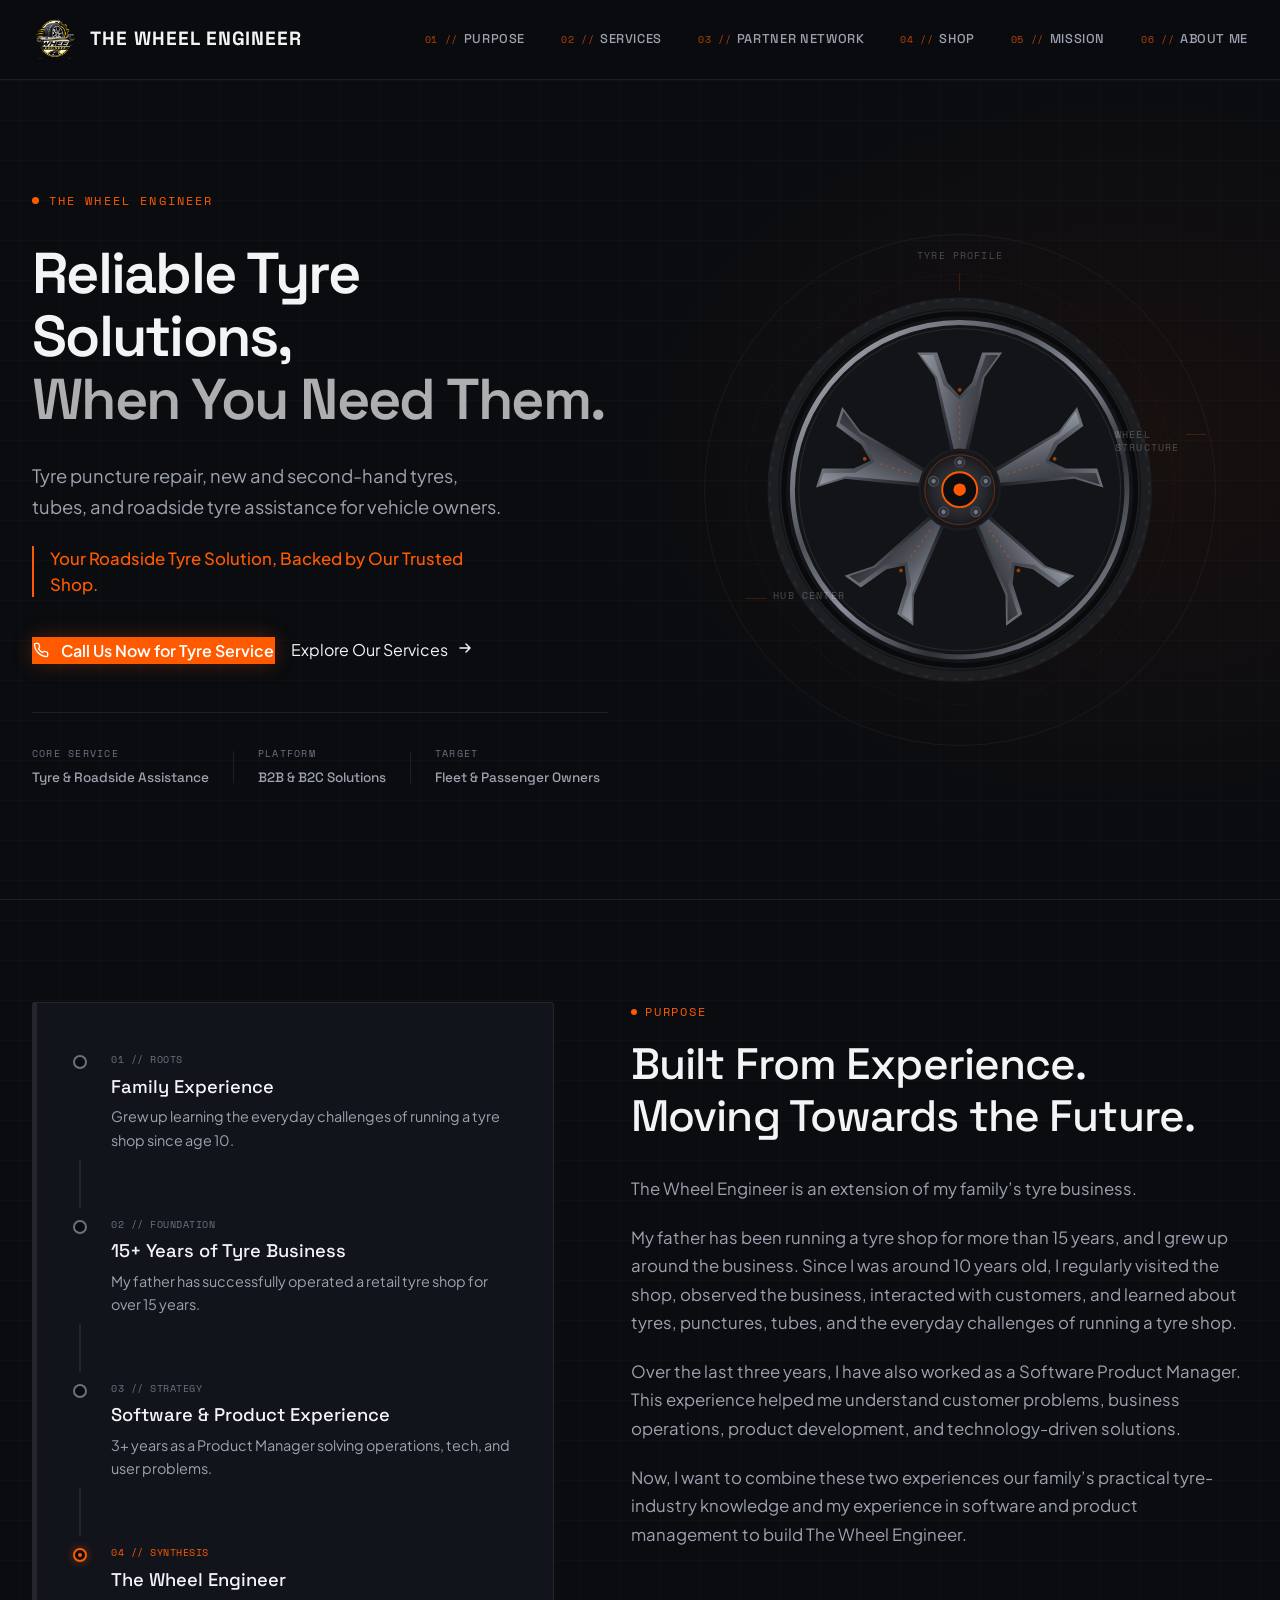
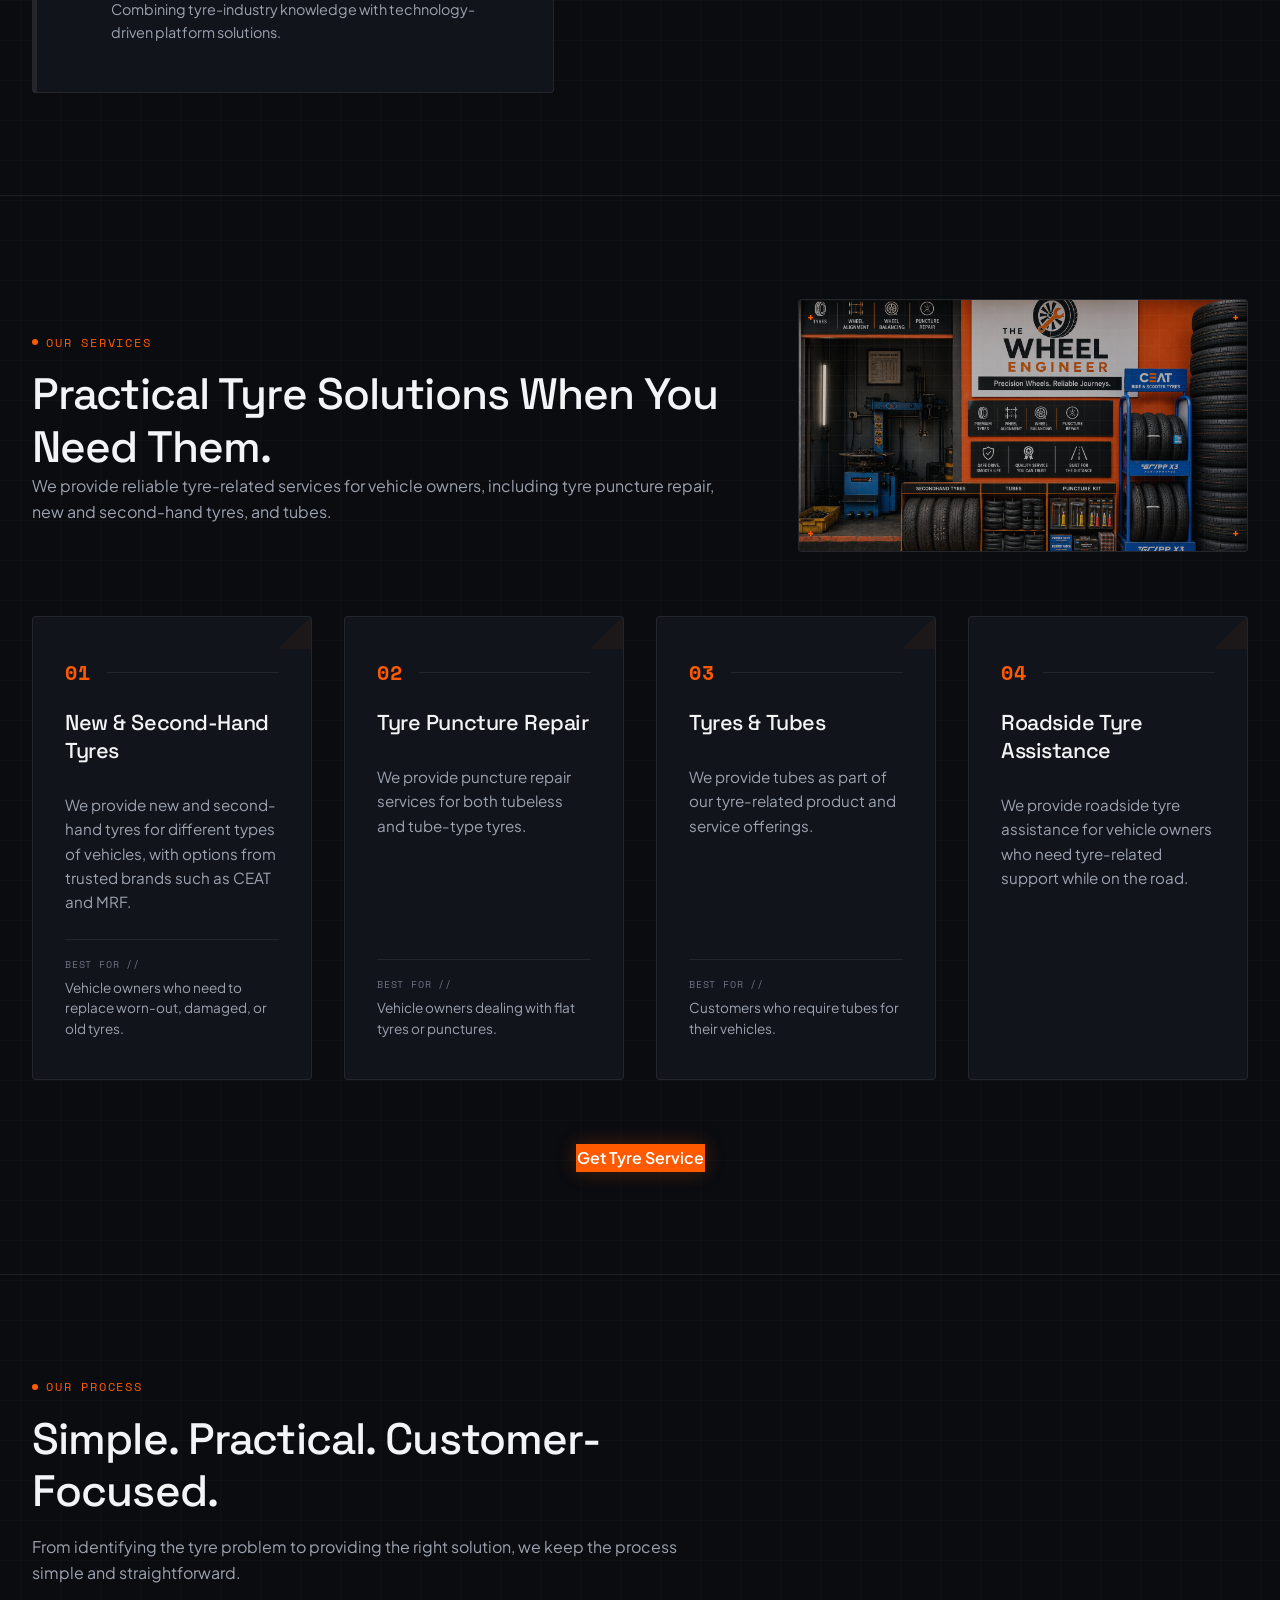
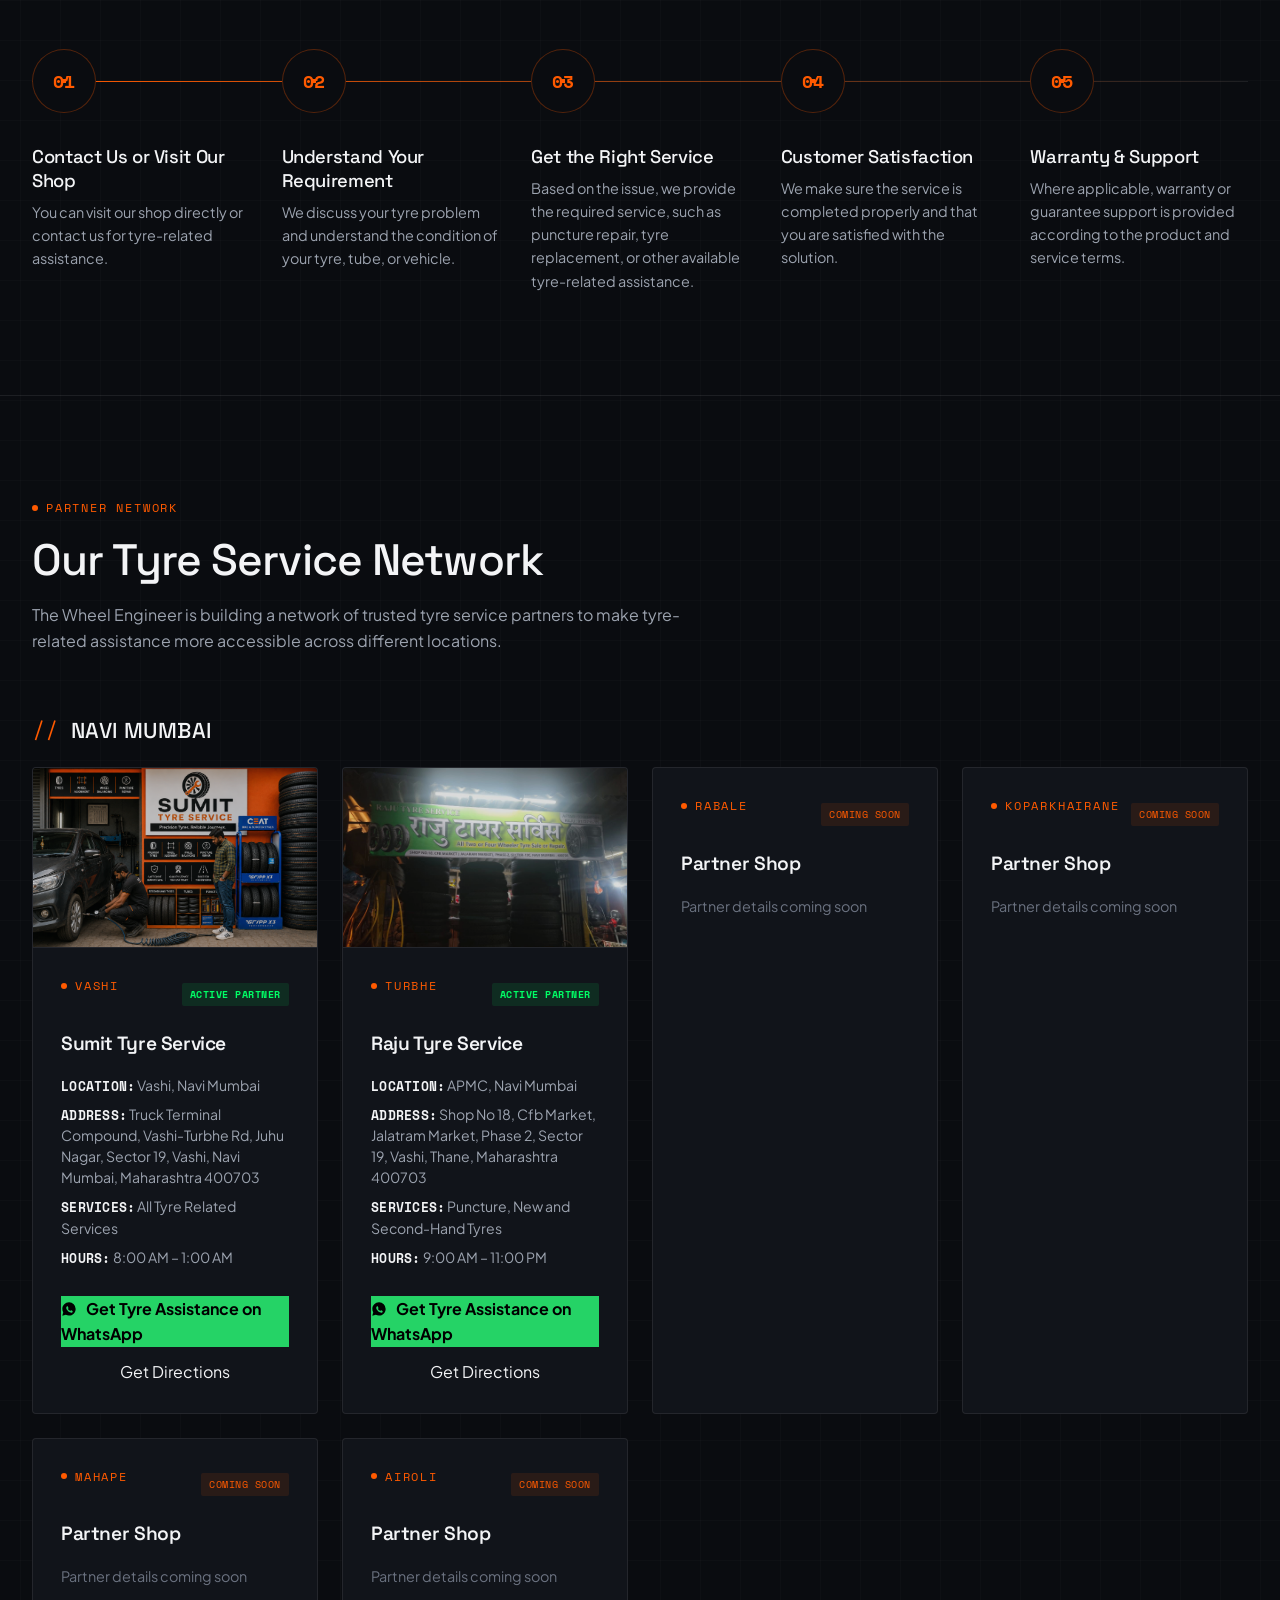
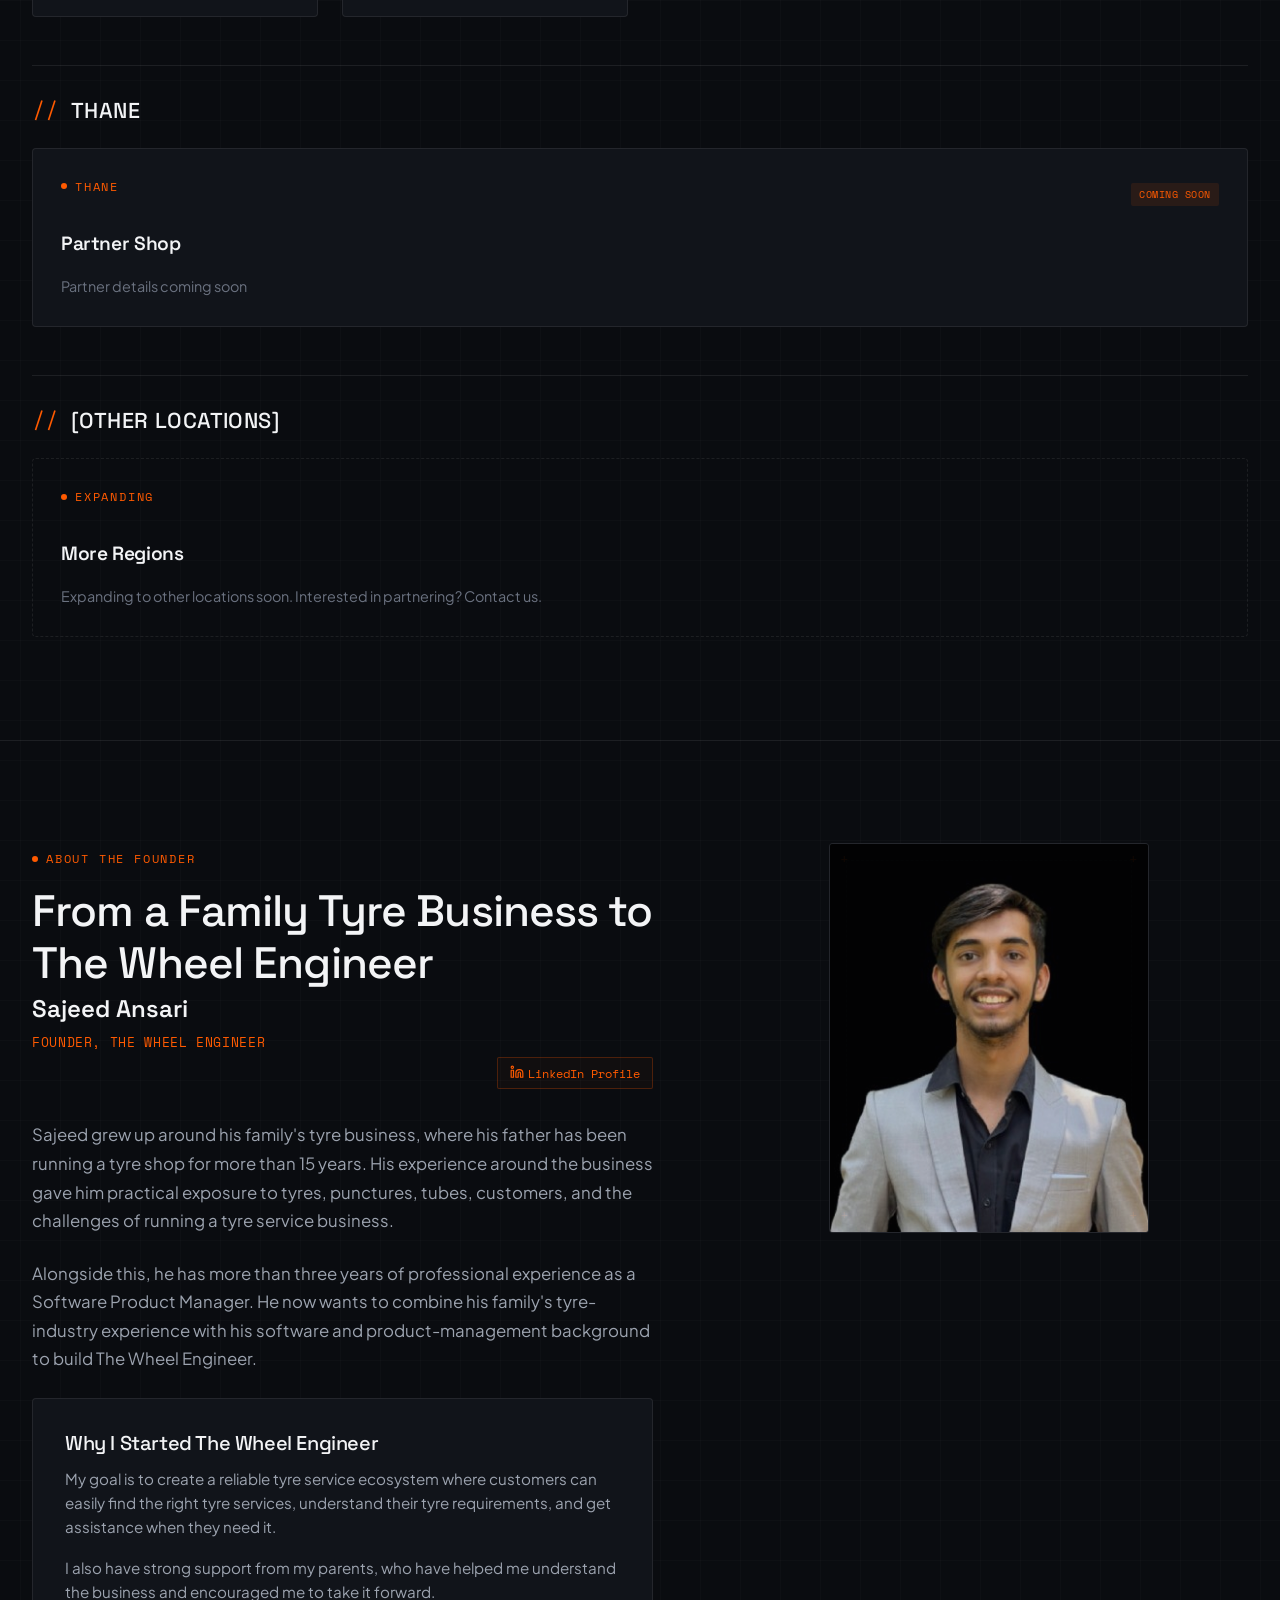
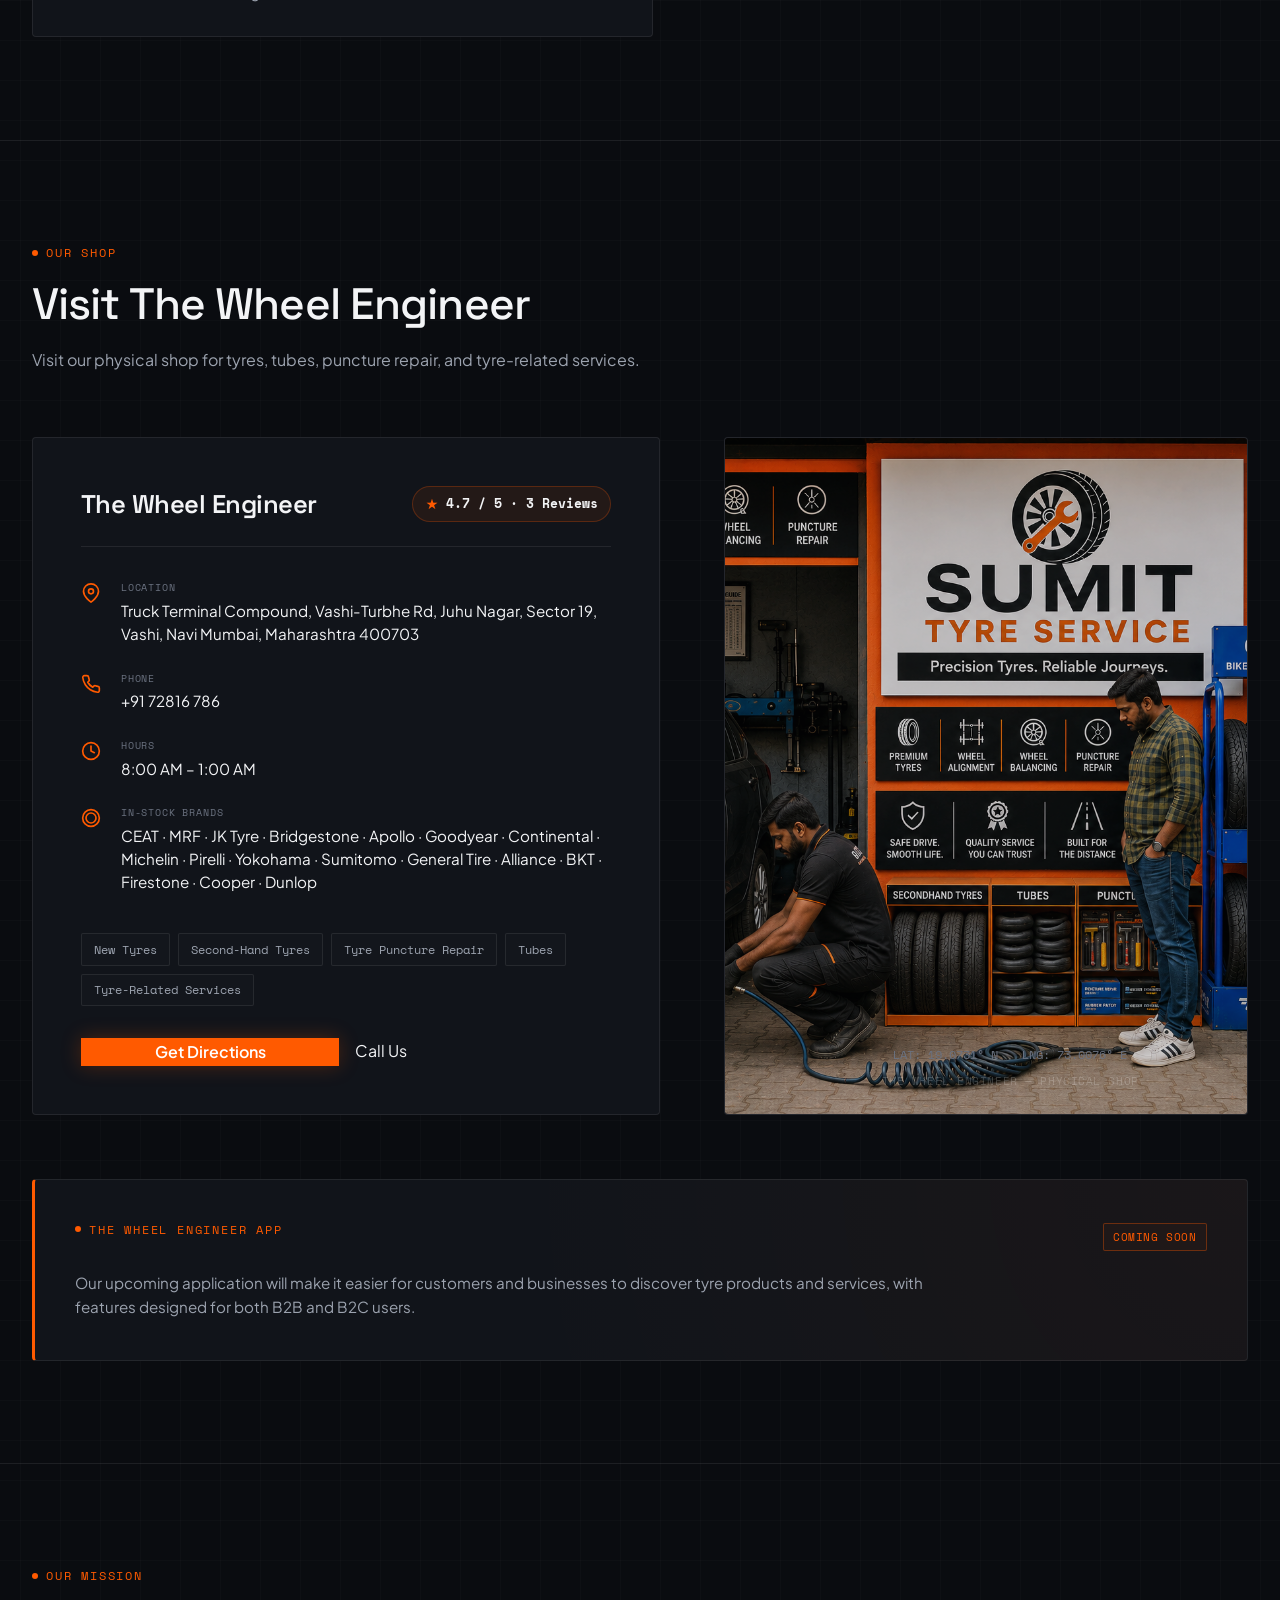
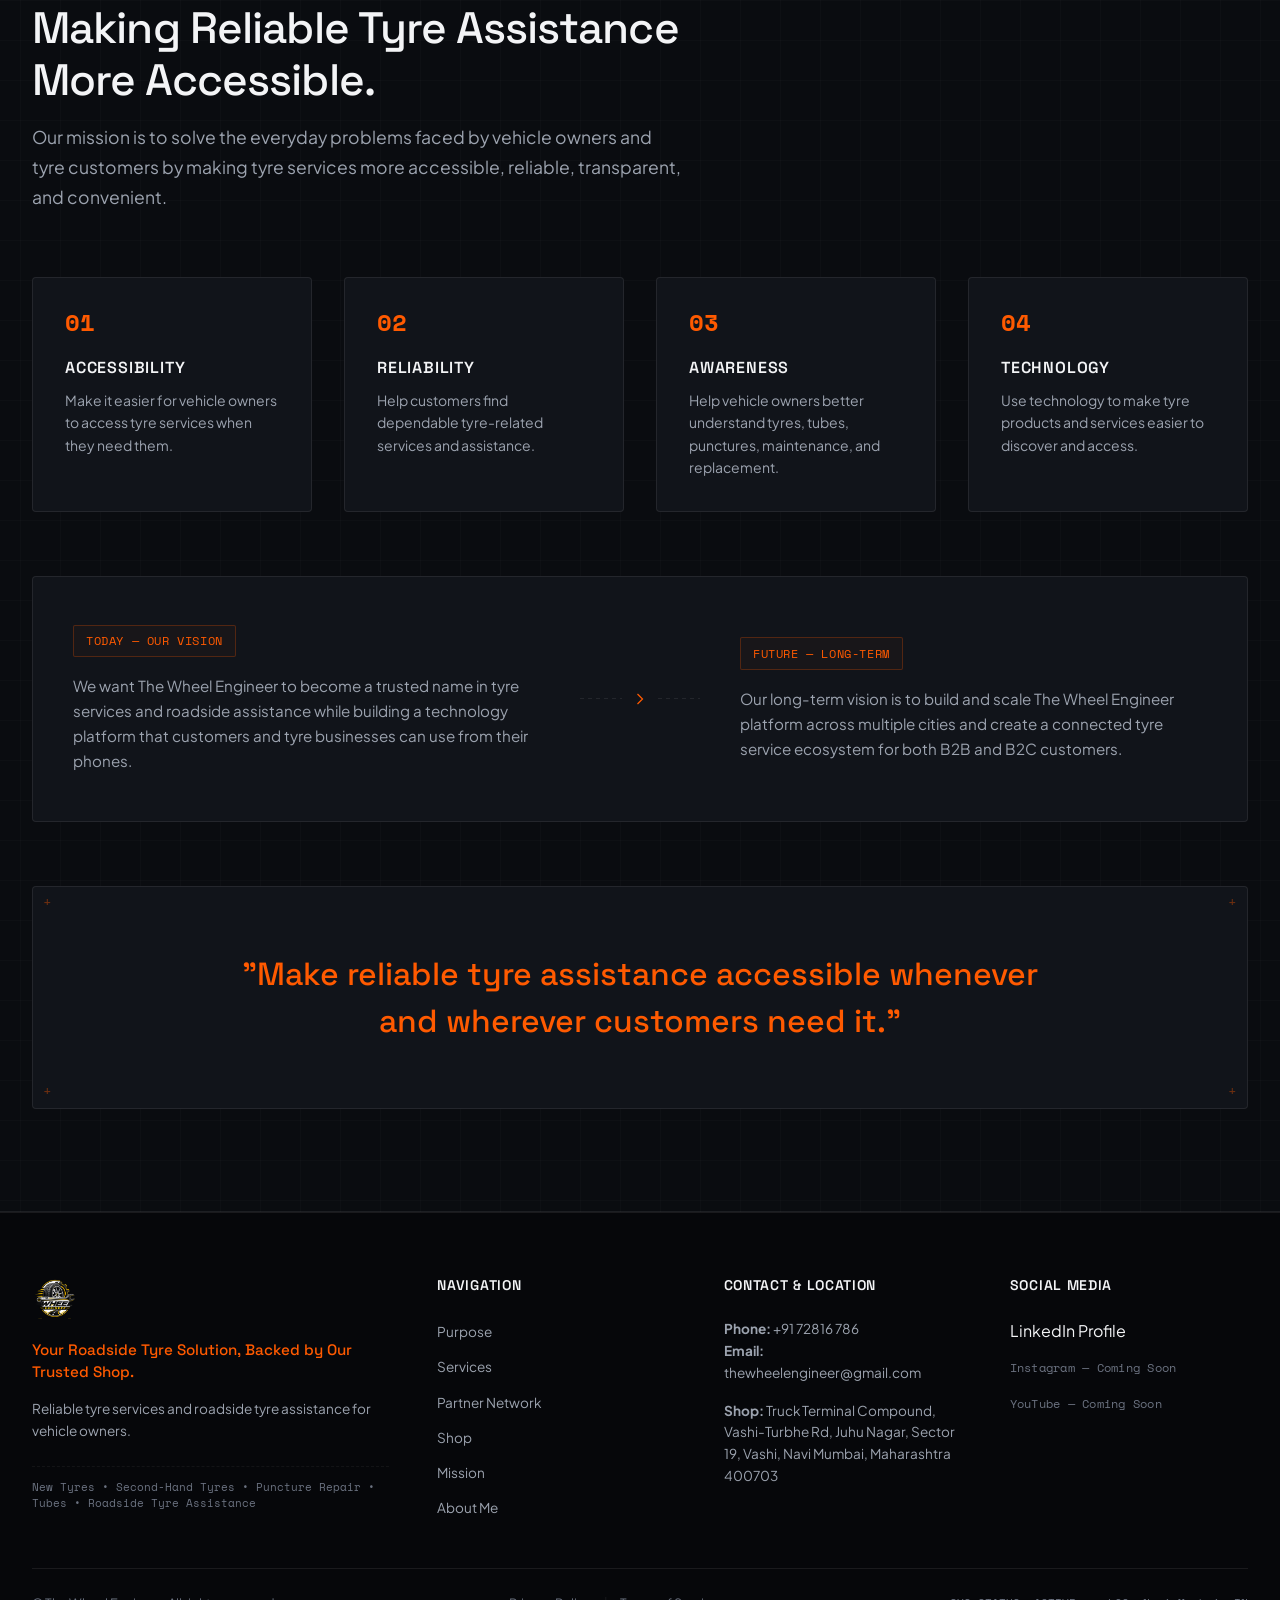
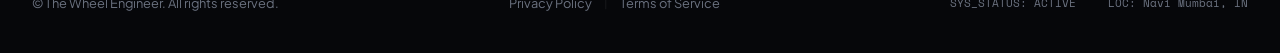
<file: index.html>
<!DOCTYPE html>
<html lang="en">
<head>
  <!-- Google tag (gtag.js) -->
  <script async src="https://www.googletagmanager.com/gtag/js?id=G-J9S36TTCZN"></script>
  <script>
    window.dataLayer = window.dataLayer || [];
    function gtag(){dataLayer.push(arguments);}
    gtag('js', new Date());

    gtag('config', 'G-J9S36TTCZN');
  </script>
  <meta charset="UTF-8">
  <meta name="viewport" content="width=device-width, initial-scale=1.0">
  <meta name="robots" content="index, follow">
  <meta name="theme-color" content="#0a0c10">
  
  <!-- Basic SEO -->
  <title>The Wheel Engineer | Tyre &amp; Wheel Solutions</title>
  <meta name="description" content="The Wheel Engineer provides reliable tyre, tube, puncture repair, tyre replacement and wheel-related solutions for your vehicle.">
  <link rel="canonical" href="https://thewheelengineer.in/">
  
  <!-- Favicon & Apple Touch Icon -->
  <link rel="icon" type="image/png" href="Asserts/logo.png">
  <link rel="apple-touch-icon" href="Asserts/logo.png">
  
  <!-- Open Graph / Facebook -->
  <meta property="og:type" content="website">
  <meta property="og:url" content="https://thewheelengineer.in/">
  <meta property="og:title" content="The Wheel Engineer — Tyre &amp; Wheel Solutions">
  <meta property="og:description" content="Reliable tyre solutions, puncture repair, tyre replacement and wheel services.">
  <!-- TODO: Add a dedicated 1200x630 Open Graph image here later. Fallback to logo. -->
  <meta property="og:image" content="https://thewheelengineer.in/Asserts/logo.png">

  <!-- Twitter -->
  <meta name="twitter:card" content="summary">
  <meta name="twitter:url" content="https://thewheelengineer.in/">
  <meta name="twitter:title" content="The Wheel Engineer — Tyre &amp; Wheel Solutions">
  <meta name="twitter:description" content="Reliable tyre solutions, puncture repair, tyre replacement and wheel services.">
  <meta name="twitter:image" content="https://thewheelengineer.in/Asserts/logo.png">

  <!-- LocalBusiness Structured Data -->
  <script type="application/ld+json">
  {
    "@context": "https://schema.org",
    "@type": "LocalBusiness",
    "name": "The Wheel Engineer",
    "image": "https://thewheelengineer.in/Asserts/logo.png",
    "@id": "https://thewheelengineer.in/#localbusiness",
    "url": "https://thewheelengineer.in/",
    "telephone": "+91 72816 786",
    "email": "thewheelengineer@gmail.com",
    "address": {
      "@type": "PostalAddress",
      "streetAddress": "Truck Terminal Compound, Vashi-Turbhe Rd, Juhu Nagar, Sector 19, Vashi",
      "addressLocality": "Navi Mumbai",
      "addressRegion": "Maharashtra",
      "postalCode": "400703",
      "addressCountry": "IN"
    },
    "geo": {
      "@type": "GeoCoordinates",
      "latitude": 19.0731,
      "longitude": 73.0076
    },
    "openingHoursSpecification": [
      {
        "@type": "OpeningHoursSpecification",
        "dayOfWeek": [
          "Monday",
          "Tuesday",
          "Wednesday",
          "Thursday",
          "Friday",
          "Saturday",
          "Sunday"
        ],
        "opens": "08:00",
        "closes": "01:00"
      }
    ],
    "sameAs": [
      "https://www.linkedin.com/in/sajeed-ansari"
    ]
  }
  </script>

  <link rel="stylesheet" href="style.css">
</head>
<body>

  <!-- ========================================== -->
  <!-- NAVIGATION / HEADER                        -->
  <!-- ========================================== -->
  <header class="site-header">
    <div class="container">
      <a href="#" class="logo">
        <img src="Asserts/logo.png" alt="The Wheel Engineer Logo" class="logo-image">
        <span class="logo-text">THE WHEEL ENGINEER</span>
      </a>

      <!-- Responsive Mobile Toggle -->
      <input type="checkbox" id="nav-toggle" class="nav-toggle-checkbox">
      <label for="nav-toggle" class="nav-toggle-label">
        <span></span>
      </label>
      <div class="nav-backdrop"></div>

      <nav class="nav-container">
        <ul class="nav-menu">
          <li><a href="#purpose" class="nav-link">Purpose</a></li>
          <li><a href="#services" class="nav-link">Services</a></li>
          <li><a href="#partner-network" class="nav-link">Partner Network</a></li>
          <li><a href="#shop" class="nav-link">Shop</a></li>
          <li><a href="#mission" class="nav-link">Mission</a></li>
          <li><a href="#about-me" class="nav-link">About Me</a></li>
        </ul>
      </nav>
    </div>
  </header>

  <main>
    <!-- ========================================== -->
    <section id="hero" class="hero-section">

      <!-- Subtle full-bleed gradient glow -->
      <div class="hero-glow" aria-hidden="true"></div>

      <div class="container hero-container">

        <!-- LEFT: Copy -->
        <div class="hero-content">
          <div class="hero-kicker">
            <span class="hero-kicker-dot"></span>
            <span class="hero-kicker-text">THE WHEEL ENGINEER</span>
          </div>

          <h1 class="hero-title">
            Reliable Tyre Solutions,<br>
            <span class="hero-title-accent">When You Need Them.</span>
          </h1>

          <p class="hero-desc">
            Tyre puncture repair, new and second-hand tyres, tubes, and roadside tyre assistance for vehicle owners.
          </p>

          <div class="hero-tagline">
            Your Roadside Tyre Solution, Backed by Our Trusted Shop.
          </div>

          <div class="hero-actions">
            <a href="tel:+9172816786" class="btn btn-hero-cta">
              <svg width="16" height="16" viewBox="0 0 24 24" fill="none" stroke="currentColor" stroke-width="2" stroke-linecap="round" stroke-linejoin="round" class="btn-phone-icon">
                <path d="M22 16.92v3a2 2 0 0 1-2.18 2 19.79 19.79 0 0 1-8.63-3.07 19.5 19.5 0 0 1-6-6 19.79 19.79 0 0 1-3.07-8.67A2 2 0 0 1 4.11 2h3a2 2 0 0 1 2 1.72 12.84 12.84 0 0 0 .7 2.81 2 2 0 0 1-.45 2.11L8.09 9.91a16 16 0 0 0 6 6l1.27-1.27a2 2 0 0 1 2.11-.45 12.84 12.84 0 0 0 2.81.7A2 2 0 0 1 22 16.92z"/>
              </svg>
              Call Us Now for Tyre Service
            </a>
            <a href="#services" class="btn btn-secondary">
              Explore Our Services
              <svg class="btn-arrow" width="16" height="16" viewBox="0 0 16 16" fill="none" aria-hidden="true">
                <path d="M3 8h10M9 4l4 4-4 4" stroke="currentColor" stroke-width="1.5" stroke-linecap="round" stroke-linejoin="round"/>
              </svg>
            </a>
          </div>

          <!-- Horizontal spec strip -->
          <div class="hero-spec-strip" aria-label="Technical specifications">
            <div class="hero-spec-item">
              <span class="hero-spec-label">Core Service</span>
              <span class="hero-spec-value">Tyre &amp; Roadside Assistance</span>
            </div>
            <div class="hero-spec-divider" aria-hidden="true"></div>
            <div class="hero-spec-item">
              <span class="hero-spec-label">Platform</span>
              <span class="hero-spec-value">B2B &amp; B2C Solutions</span>
            </div>
            <div class="hero-spec-divider" aria-hidden="true"></div>
            <div class="hero-spec-item">
              <span class="hero-spec-label">Target</span>
              <span class="hero-spec-value">Fleet &amp; Passenger Owners</span>
            </div>
          </div>
        </div>

        <!-- RIGHT: Wheel/Tyre Engineering Visual -->
        <div class="hero-visual" aria-hidden="true">
          <div class="hero-visual-wrap">

            <!-- Outermost blueprint ring -->
            <div class="hw-ring hw-ring-outer"></div>
            <!-- Middle dashed ring -->
            <div class="hw-ring hw-ring-mid"></div>
            <!-- Inner hub ring -->
            <div class="hw-ring hw-ring-inner"></div>

            <!-- SVG Wheel/Tyre Diagram -->
            <svg class="hw-svg" viewBox="0 0 320 320" fill="none" xmlns="http://www.w3.org/2000/svg">
              <defs>
                <!-- Brake Disc Shading -->
                <radialGradient id="disc-grad" cx="50%" cy="50%" r="50%">
                  <stop offset="0%" stop-color="#2a2c32" />
                  <stop offset="85%" stop-color="#1b1c20" />
                  <stop offset="100%" stop-color="#0e0f11" />
                </radialGradient>
                
                <!-- Rim Lip Shading -->
                <linearGradient id="rim-lip-grad" x1="0%" y1="0%" x2="100%" y2="100%">
                  <stop offset="0%" stop-color="#c1c5cd" />
                  <stop offset="35%" stop-color="#4e5159" />
                  <stop offset="50%" stop-color="#8a8f9b" />
                  <stop offset="70%" stop-color="#2e3036" />
                  <stop offset="100%" stop-color="#a4a9b4" />
                </linearGradient>
                
                <!-- Spoke Metallic Base -->
                <linearGradient id="spoke-metallic" x1="0%" y1="0%" x2="0%" y2="100%">
                  <stop offset="0%" stop-color="#6b6f78" />
                  <stop offset="50%" stop-color="#3b3d44" />
                  <stop offset="100%" stop-color="#1d1e22" />
                </linearGradient>
                
                <!-- Spoke Bevel/Highlight -->
                <linearGradient id="spoke-highlight" x1="0%" y1="0%" x2="100%" y2="0%">
                  <stop offset="0%" stop-color="#9ea3af" />
                  <stop offset="50%" stop-color="#555861" />
                  <stop offset="100%" stop-color="#212226" />
                </linearGradient>
                
                <!-- Center Hub Shading -->
                <radialGradient id="center-hub-grad" cx="50%" cy="50%" r="50%">
                  <stop offset="0%" stop-color="#41444d" />
                  <stop offset="70%" stop-color="#23252a" />
                  <stop offset="100%" stop-color="#111215" />
                </radialGradient>

                <!-- Detailed Split 5-Spoke Alloy Definition -->
                <g id="spoke-alloy">
                  <!-- Main Spoke Body -->
                  <path d="M 154 135 L 140 70 L 126 50 L 142 50 L 150 74 L 160 85 L 170 74 L 178 50 L 194 50 L 180 70 L 166 135 Z" fill="url(#spoke-metallic)" />
                  <!-- Bevel Highlights -->
                  <path d="M 157 135 L 142 70 L 129 52 L 139 52 L 147 76 L 160 88 L 173 76 L 181 52 L 191 52 L 178 70 L 163 135 Z" fill="url(#spoke-highlight)" opacity="0.8" />
                  <!-- Spoke Inner Detail Pocket -->
                  <path d="M 160 120 L 160 90" stroke="rgba(255, 90, 0, 0.45)" stroke-width="1" stroke-dasharray="2 3" />
                  <circle cx="160" cy="80" r="1.5" fill="rgba(255, 90, 0, 0.6)" />
                </g>

                <!-- Lug Bolt Definition -->
                <g id="lug-bolt-alloy">
                  <circle cx="160" cy="138" r="4" fill="#2d3036" stroke="#4d515a" stroke-width="0.75" />
                  <circle cx="160" cy="138" r="1.75" fill="#717682" />
                </g>
              </defs>

              <!-- STATIC LAYER: Brake Disc & Orange Caliper -->
              <g class="static-brake-layer">
                <!-- Brake Disc -->
                <circle cx="160" cy="160" r="104" fill="url(#disc-grad)" stroke="rgba(255, 255, 255, 0.05)" stroke-width="1.5" />
                <!-- Disc ventilation slots (Technical CAD Detail) -->
                <circle cx="160" cy="160" r="88" stroke="rgba(255,255,255,0.03)" stroke-dasharray="3 8" stroke-width="2" fill="none" />
                <circle cx="160" cy="160" r="70" stroke="rgba(255,255,255,0.03)" stroke-dasharray="2 6" stroke-width="2" fill="none" />
                <!-- Caliper Orange Brake Caliper -->
                <path d="M 72 130 A 108 108 0 0 1 130 72 L 140 85 A 92 92 0 0 0 90 140 Z" fill="rgba(255, 90, 0, 0.85)" stroke="rgba(255, 90, 0, 0.4)" stroke-width="1.2" />
              </g>

              <!-- ROTATING LAYER: Tyre, Rim, Spokes & Hub -->
              <g class="spinning-element">
                <!-- Outermost Tyre Wall -->
                <circle cx="160" cy="160" r="148" fill="#131417" stroke="#1d1e22" stroke-width="12" />
                <!-- Tyre Inner shadow shadow -->
                <circle cx="160" cy="160" r="141" fill="none" stroke="#0a0a0c" stroke-width="4" />
                <!-- Tyre Tread Grooves (concentric dash rings) -->
                <circle cx="160" cy="160" r="152" fill="none" stroke="#25272d" stroke-width="2" stroke-dasharray="4 8" />
                <circle cx="160" cy="160" r="145" fill="none" stroke="#0a0a0c" stroke-width="0.5" />

                <!-- Rim Outer Lip -->
                <circle cx="160" cy="160" r="134" fill="none" stroke="url(#rim-lip-grad)" stroke-width="4" />
                <circle cx="160" cy="160" r="129" fill="none" stroke="rgba(255, 255, 255, 0.1)" stroke-width="0.75" />

                <!-- 5 Split-Spokes rotated around center -->
                <use href="#spoke-alloy" transform="rotate(0 160 160)" />
                <use href="#spoke-alloy" transform="rotate(72 160 160)" />
                <use href="#spoke-alloy" transform="rotate(144 160 160)" />
                <use href="#spoke-alloy" transform="rotate(216 160 160)" />
                <use href="#spoke-alloy" transform="rotate(288 160 160)" />

                <!-- Centre Mounting Hub -->
                <circle cx="160" cy="160" r="32" fill="url(#center-hub-grad)" stroke="#1a1c20" stroke-width="2" />
                <circle cx="160" cy="160" r="28" fill="none" stroke="rgba(255, 90, 0, 0.35)" stroke-width="0.75" />

                <!-- 5 Lug Bolts -->
                <use href="#lug-bolt-alloy" transform="rotate(0 160 160)" />
                <use href="#lug-bolt-alloy" transform="rotate(72 160 160)" />
                <use href="#lug-bolt-alloy" transform="rotate(144 160 160)" />
                <use href="#lug-bolt-alloy" transform="rotate(216 160 160)" />
                <use href="#lug-bolt-alloy" transform="rotate(288 160 160)" />

                <!-- Hub Brand Center Cap -->
                <circle cx="160" cy="160" r="14" fill="#0c0d10" stroke="var(--accent)" stroke-width="1.5" />
                <circle cx="160" cy="160" r="5" fill="var(--accent)" />
              </g>
            </svg>

            <!-- Annotation callouts -->
            <div class="hw-callout hw-callout-top">
              <span class="hw-callout-line"></span>
              <span class="hw-callout-text">TYRE PROFILE</span>
            </div>
            <div class="hw-callout hw-callout-right">
              <span class="hw-callout-text">WHEEL<br>STRUCTURE</span>
              <span class="hw-callout-line hw-callout-line-left"></span>
            </div>
            <div class="hw-callout hw-callout-hub">
              <span class="hw-callout-line hw-callout-line-hub"></span>
              <span class="hw-callout-text">HUB CENTER</span>
            </div>

          </div><!-- /.hero-visual-wrap -->
        </div><!-- /.hero-visual -->

      </div><!-- /.hero-container -->
    </section>


    <!-- ========================================== -->
    <!-- 2. PURPOSE SECTION                         -->
    <!-- ========================================== -->
    <section id="purpose" class="section-padding">
      <div class="container">
        <div class="purpose-grid">
          
          <!-- LEFT: Journey Timeline -->
          <div class="purpose-journey">
            
            <div class="journey-node">
              <div class="journey-dot"></div>
              <div class="journey-content">
                <span class="journey-step">01 // ROOTS</span>
                <span class="journey-label">Family Experience</span>
                <span class="journey-detail">Grew up learning the everyday challenges of running a tyre shop since age 10.</span>
              </div>
            </div>
            
            <div class="journey-connector"></div>
            
            <div class="journey-node">
              <div class="journey-dot"></div>
              <div class="journey-content">
                <span class="journey-step">02 // FOUNDATION</span>
                <span class="journey-label">15+ Years of Tyre Business</span>
                <span class="journey-detail">My father has successfully operated a retail tyre shop for over 15 years.</span>
              </div>
            </div>
            
            <div class="journey-connector"></div>
            
            <div class="journey-node">
              <div class="journey-dot"></div>
              <div class="journey-content">
                <span class="journey-step">03 // STRATEGY</span>
                <span class="journey-label">Software &amp; Product Experience</span>
                <span class="journey-detail">3+ years as a Product Manager solving operations, tech, and user problems.</span>
              </div>
            </div>
            
            <div class="journey-connector"></div>
            
            <div class="journey-node journey-node-active">
              <div class="journey-dot"></div>
              <div class="journey-content">
                <span class="journey-step">04 // SYNTHESIS</span>
                <span class="journey-label">The Wheel Engineer</span>
                <span class="journey-detail">Combining tyre-industry knowledge with technology-driven platform solutions.</span>
              </div>
            </div>
          </div>

          <!-- RIGHT: Narrative Copy -->
          <div class="purpose-info">
            <div class="tech-label">Purpose</div>
            <h2>Built From Experience. Moving Towards the Future.</h2>
            
            <p class="purpose-narrative">
              The Wheel Engineer is an extension of my family’s tyre business.
            </p>
            <p class="purpose-narrative">
              My father has been running a tyre shop for more than 15 years, and I grew up around the business. Since I was around 10 years old, I regularly visited the shop, observed the business, interacted with customers, and learned about tyres, punctures, tubes, and the everyday challenges of running a tyre shop.
            </p>
            <p class="purpose-narrative">
              Over the last three years, I have also worked as a Software Product Manager. This experience helped me understand customer problems, business operations, product development, and technology-driven solutions.
            </p>
            <p class="purpose-narrative">
              Now, I want to combine these two experiences our family’s practical tyre-industry knowledge and my experience in software and product management to build The Wheel Engineer.
            </p>

           
          </div>

        </div>
      </div>
    </section>

    <!-- ========================================== -->
    <!-- 3. SERVICES SECTION                        -->
    <!-- ========================================== -->
    <section id="services" class="section-padding">
      <div class="container">
        
        <div class="services-header-split">
          <div class="section-header-left">
            <div class="tech-label">OUR SERVICES</div>
            <h2>Practical Tyre Solutions When You Need Them.</h2>
            <p>We provide reliable tyre-related services for vehicle owners, including tyre puncture repair, new and second-hand tyres, and tubes.</p>
          </div>
          <div class="services-header-right">
            <div class="services-photo-cad">
              <div class="cad-corner top-left">+</div>
              <div class="cad-corner top-right">+</div>
              <div class="cad-corner bottom-left">+</div>
              <div class="cad-corner bottom-right">+</div>
              <div class="cad-grid-overlay"></div>
              <img src="Asserts/stock.png" alt="Tyre inventory stock at The Wheel Engineer" class="services-stock-img">
            </div>
          </div>
        </div>

        <div class="services-grid">
          
          <!-- Service Card 1 -->
          <div class="service-card">
            <div class="service-header-wrap">
              <div class="service-num-block">
                <span class="service-number">01</span>
                <span class="service-accent-line"></span>
              </div>
              <h3 class="service-title">New &amp; Second-Hand Tyres</h3>
            </div>
            <div class="service-body">
              <p class="service-description">We provide new and second-hand tyres for different types of vehicles, with options from trusted brands such as CEAT and MRF.</p>
              <div class="service-meta">
                <span class="meta-label">BEST FOR //</span>
                <p class="meta-value">Vehicle owners who need to replace worn-out, damaged, or old tyres.</p>
              </div>
            </div>
          </div>

          <!-- Service Card 2 -->
          <div class="service-card">
            <div class="service-header-wrap">
              <div class="service-num-block">
                <span class="service-number">02</span>
                <span class="service-accent-line"></span>
              </div>
              <h3 class="service-title">Tyre Puncture Repair</h3>
            </div>
            <div class="service-body">
              <p class="service-description">We provide puncture repair services for both tubeless and tube-type tyres.</p>
              <div class="service-meta">
                <span class="meta-label">BEST FOR //</span>
                <p class="meta-value">Vehicle owners dealing with flat tyres or punctures.</p>
              </div>
            </div>
          </div>

          <!-- Service Card 3 -->
          <div class="service-card">
            <div class="service-header-wrap">
              <div class="service-num-block">
                <span class="service-number">03</span>
                <span class="service-accent-line"></span>
              </div>
              <h3 class="service-title">Tyres &amp; Tubes</h3>
            </div>
            <div class="service-body">
              <p class="service-description">We provide tubes as part of our tyre-related product and service offerings.</p>
              <div class="service-meta">
                <span class="meta-label">BEST FOR //</span>
                <p class="meta-value">Customers who require tubes for their vehicles.</p>
              </div>
            </div>
          </div>

          <!-- Service Card 4 -->
          <div class="service-card">
            <div class="service-header-wrap">
              <div class="service-num-block">
                <span class="service-number">04</span>
                <span class="service-accent-line"></span>
              </div>
              <h3 class="service-title">Roadside Tyre Assistance</h3>
            </div>
            <div class="service-body">
              <p class="service-description">We provide roadside tyre assistance for vehicle owners who need tyre-related support while on the road.</p>
            </div>
          </div>

        </div>

        <!-- Section CTA at bottom -->
        <div class="services-footer-cta">
          <a href="#final-cta" class="btn btn-hero-cta">Get Tyre Service</a>
        </div>

      </div>
    </section>

    <!-- ========================================== -->
    <!-- 4. APPROACH SECTION (OUR PROCESS)          -->
    <!-- ========================================== -->
    <section id="approach" class="section-padding">
      <div class="container">
        
        <div class="section-header">
          <div class="tech-label">OUR PROCESS</div>
          <h2>Simple. Practical. Customer-Focused.</h2>
          <p>From identifying the tyre problem to providing the right solution, we keep the process simple and straightforward.</p>
        </div>

        <div class="approach-steps">
          
          <!-- Step 1 -->
          <div class="approach-card">
            <div class="step-num">01</div>
            <div class="approach-card-content">
              <h3>Contact Us or Visit Our Shop</h3>
              <p>You can visit our shop directly or contact us for tyre-related assistance.</p>
            </div>
          </div>

          <!-- Step 2 -->
          <div class="approach-card">
            <div class="step-num">02</div>
            <div class="approach-card-content">
              <h3>Understand Your Requirement</h3>
              <p>We discuss your tyre problem and understand the condition of your tyre, tube, or vehicle.</p>
            </div>
          </div>

          <!-- Step 3 -->
          <div class="approach-card">
            <div class="step-num">03</div>
            <div class="approach-card-content">
              <h3>Get the Right Service</h3>
              <p>Based on the issue, we provide the required service, such as puncture repair, tyre replacement, or other available tyre-related assistance.</p>
            </div>
          </div>

          <!-- Step 4 -->
          <div class="approach-card">
            <div class="step-num">04</div>
            <div class="approach-card-content">
              <h3>Customer Satisfaction</h3>
              <p>We make sure the service is completed properly and that you are satisfied with the solution.</p>
            </div>
          </div>

          <!-- Step 5 -->
          <div class="approach-card">
            <div class="step-num">05</div>
            <div class="approach-card-content">
              <h3>Warranty &amp; Support</h3>
              <p>Where applicable, warranty or guarantee support is provided according to the product and service terms.</p>
            </div>
          </div>

        </div>
      </div>
    </section>

    <!-- ========================================== -->
    <!-- PARTNER NETWORK SECTION (PLACEHOLDER)      -->
    <!-- ========================================== -->
    <section id="partner-network" class="section-padding">
      <div class="container">
        
        <div class="section-header">
          <div class="tech-label">PARTNER NETWORK</div>
          <h2>Our Tyre Service Network</h2>
          <p>The Wheel Engineer is building a network of trusted tyre service partners to make tyre-related assistance more accessible across different locations.</p>
        </div>

        <div class="partner-regions">
          
          <!-- Region: Navi Mumbai -->
          <div class="region-group">
            <h3 class="region-title">Navi Mumbai</h3>
            <div class="partner-grid">
              
              <!-- Active Partner 1: Sumit Tyre Service -->
              <div class="partner-card">
                <div class="partner-card-image-wrap">
                  <img src="Asserts/Shop-image/Sumit-tyre-service.png" alt="Sumit Tyre Service in Vashi, Navi Mumbai" class="partner-shop-img-asset">
                </div>
                <div class="partner-card-body">
                  <div class="partner-card-header">
                    <div class="tech-label">Vashi</div>
                    <span class="partner-badge-active">ACTIVE PARTNER</span>
                  </div>
                  <h4 class="partner-shop-title">Sumit Tyre Service</h4>
                  <div class="partner-info-details">
                    <p class="partner-detail"><strong>Location:</strong> Vashi, Navi Mumbai</p>
                    <p class="partner-detail"><strong>Address:</strong> Truck Terminal Compound, Vashi-Turbhe Rd, Juhu Nagar, Sector 19, Vashi, Navi Mumbai, Maharashtra 400703</p>
                    <p class="partner-detail"><strong>Services:</strong> All Tyre Related Services</p>
                    <p class="partner-detail"><strong>Hours:</strong> 8:00 AM – 1:00 AM</p>
                  </div>
                  <div class="partner-actions">
                    <a href="https://wa.me/919172816786?text=Hello%2C%20I%20need%20tyre%20assistance.%20My%20location%20is%3A" target="_blank" rel="noopener noreferrer" class="btn btn-primary whatsapp-btn">
                      <svg width="16" height="16" viewBox="0 0 24 24" fill="currentColor" style="margin-right: 6px; vertical-align: middle; position: relative; top: -1px;">
                        <path d="M12.012 2c-5.506 0-9.989 4.478-9.99 9.984a9.96 9.96 0 0 0 1.335 4.975L2 22l5.233-1.371a9.936 9.936 0 0 0 4.779 1.218h.004c5.505 0 9.988-4.478 9.989-9.984a9.972 9.972 0 0 0-2.926-7.064A9.92 9.92 0 0 0 12.012 2zm5.836 14.199c-.24.675-1.185 1.224-1.643 1.286-.457.062-.898.31-2.955-.506-2.585-1.025-4.22-3.666-4.348-3.839-.129-.172-1.04-1.385-1.04-2.642 0-1.258.647-1.879.876-2.128.229-.249.502-.31.669-.31h.478c.153 0 .36.056.549.508.196.467.669 1.637.727 1.758.058.12.098.261.018.421-.079.16-.118.261-.237.401-.118.14-.249.31-.357.417-.118.12-.24.25-.102.487.137.237.61 1.009 1.309 1.631.9.8 1.656 1.049 1.891 1.166.236.118.375.099.515-.06.139-.16.602-.699.761-.938.16-.239.319-.199.539-.118.22.08.1.396 1.411 1.056.12.06.199.28.16.48zm-5.836-12.199c0 .001 0 0 0 0z"/>
                      </svg>
                      Get Tyre Assistance on WhatsApp
                    </a>
                    <a href="https://maps.app.goo.gl/QHvX3ZvAweE2tHzE7" target="_blank" rel="noopener noreferrer" class="btn btn-outline btn-sm directions-btn">
                      Get Directions
                    </a>
                  </div>
                </div>
              </div>

              <!-- Active Partner 2: Raju Tyre Service -->
              <div class="partner-card">
                <div class="partner-card-image-wrap">
                  <img src="Asserts/Shop-image/Raju-tyre-service.jpeg" alt="Raju Tyre Service in APMC, Turbhe, Navi Mumbai" class="partner-shop-img-asset">
                </div>
                <div class="partner-card-body">
                  <div class="partner-card-header">
                    <div class="tech-label">TURBHE</div>
                    <span class="partner-badge-active">ACTIVE PARTNER</span>
                  </div>
                  <h4 class="partner-shop-title">Raju Tyre Service</h4>
                  <div class="partner-info-details">
                    <p class="partner-detail"><strong>Location:</strong> APMC, Navi Mumbai</p>
                    <p class="partner-detail"><strong>Address:</strong> Shop No 18, Cfb Market, Jalatram Market, Phase 2, Sector 19, Vashi, Thane, Maharashtra 400703</p>
                    <p class="partner-detail"><strong>Services:</strong> Puncture, New and Second-Hand Tyres</p>
                    <p class="partner-detail"><strong>Hours:</strong> 9:00 AM – 11:00 PM</p>
                  </div>
                  <div class="partner-actions">
                    <a href="https://wa.me/919172816786?text=Hello%2C%20I%20need%20tyre%20assistance.%20My%20location%20is%3A" target="_blank" rel="noopener noreferrer" class="btn btn-primary whatsapp-btn">
                      <svg width="16" height="16" viewBox="0 0 24 24" fill="currentColor" style="margin-right: 6px; vertical-align: middle; position: relative; top: -1px;">
                        <path d="M12.012 2c-5.506 0-9.989 4.478-9.99 9.984a9.96 9.96 0 0 0 1.335 4.975L2 22l5.233-1.371a9.936 9.936 0 0 0 4.779 1.218h.004c5.505 0 9.988-4.478 9.989-9.984a9.972 9.972 0 0 0-2.926-7.064A9.92 9.92 0 0 0 12.012 2zm5.836 14.199c-.24.675-1.185 1.224-1.643 1.286-.457.062-.898.31-2.955-.506-2.585-1.025-4.22-3.666-4.348-3.839-.129-.172-1.04-1.385-1.04-2.642 0-1.258.647-1.879.876-2.128.229-.249.502-.31.669-.31h.478c.153 0 .36.056.549.508.196.467.669 1.637.727 1.758.058.12.098.261.018.421-.079.16-.118.261-.237.401-.118.14-.249.31-.357.417-.118.12-.24.25-.102.487.137.237.61 1.009 1.309 1.631.9.8 1.656 1.049 1.891 1.166.236.118.375.099.515-.06.139-.16.602-.699.761-.938.16-.239.319-.199.539-.118.22.08.1.396 1.411 1.056.12.06.199.28.16.48zm-5.836-12.199c0 .001 0 0 0 0z"/>
                      </svg>
                      Get Tyre Assistance on WhatsApp
                    </a>
                    <a href="https://maps.app.goo.gl/qGmhJHSBGSQcSLBi7" target="_blank" rel="noopener noreferrer" class="btn btn-outline btn-sm directions-btn">
                      Get Directions
                    </a>
                  </div>
                </div>
              </div>

              <!-- Placeholder: Rabale -->
              <div class="partner-card placeholder-card">
                <div class="partner-card-body">
                  <div class="partner-card-header">
                    <div class="tech-label">Rabale</div>
                    <span class="partner-status">Coming Soon</span>
                  </div>
                  <h4 class="partner-shop-title">Partner Shop</h4>
                  <p class="partner-placeholder-text">Partner details coming soon</p>
                </div>
              </div>

              <!-- Placeholder: Koparkhairane -->
              <div class="partner-card placeholder-card">
                <div class="partner-card-body">
                  <div class="partner-card-header">
                    <div class="tech-label">Koparkhairane</div>
                    <span class="partner-status">Coming Soon</span>
                  </div>
                  <h4 class="partner-shop-title">Partner Shop</h4>
                  <p class="partner-placeholder-text">Partner details coming soon</p>
                </div>
              </div>

              <!-- Placeholder: Mahape -->
              <div class="partner-card placeholder-card">
                <div class="partner-card-body">
                  <div class="partner-card-header">
                    <div class="tech-label">Mahape</div>
                    <span class="partner-status">Coming Soon</span>
                  </div>
                  <h4 class="partner-shop-title">Partner Shop</h4>
                  <p class="partner-placeholder-text">Partner details coming soon</p>
                </div>
              </div>

              <!-- Placeholder: Airoli -->
              <div class="partner-card placeholder-card">
                <div class="partner-card-body">
                  <div class="partner-card-header">
                    <div class="tech-label">Airoli</div>
                    <span class="partner-status">Coming Soon</span>
                  </div>
                  <h4 class="partner-shop-title">Partner Shop</h4>
                  <p class="partner-placeholder-text">Partner details coming soon</p>
                </div>
              </div>

            </div>
          </div>

          <!-- Region: Thane -->
          <div class="region-group">
            <h3 class="region-title">Thane</h3>
            <div class="partner-grid">
              <div class="partner-card placeholder-card">
                <div class="partner-card-body">
                  <div class="partner-card-header">
                    <div class="tech-label">Thane</div>
                    <span class="partner-status">Coming Soon</span>
                  </div>
                  <h4 class="partner-shop-title">Partner Shop</h4>
                  <p class="partner-placeholder-text">Partner details coming soon</p>
                </div>
              </div>
            </div>
          </div>

          <!-- Region: Coming Soon -->
          <div class="region-group">
            <h3 class="region-title">[Other Locations]</h3>
            <div class="partner-grid">
              <div class="partner-card placeholder-card coming-soon-card">
                <div class="partner-card-body">
                  <div class="partner-card-header">
                    <div class="tech-label">Expanding</div>
                  </div>
                  <h4 class="partner-shop-title">More Regions</h4>
                  <p class="partner-placeholder-text">Expanding to other locations soon. Interested in partnering? Contact us.</p>
                </div>
              </div>
            </div>
          </div>

        </div>

      </div>
    </section>

    <!-- ========================================== -->
    <!-- 5. ABOUT ME SECTION                        -->
    <!-- ========================================== -->
    <section id="about-me" class="section-padding">
      <div class="container">
        <div class="about-grid">
          
          <div class="about-details">
            <div class="tech-label">ABOUT THE FOUNDER</div>
            <h2>From a Family Tyre Business to The Wheel Engineer</h2>
            
            <div class="founder-identity">
              <span class="founder-name">Sajeed Ansari</span>
              <span class="founder-role">Founder, The Wheel Engineer</span>
              <a href="https://www.linkedin.com/in/sajeed-ansari/" target="_blank" rel="noopener noreferrer" class="founder-linkedin-link">
                <svg width="14" height="14" viewBox="0 0 24 24" fill="none" stroke="currentColor" stroke-width="2" stroke-linecap="round" stroke-linejoin="round" style="vertical-align: middle; margin-right: 4px; position: relative; top: -1px;">
                  <path d="M16 8a6 6 0 0 1 6 6v7h-4v-7a2 2 0 0 0-2-2 2 2 0 0 0-2 2v7h-4v-7a6 6 0 0 1 6-6z"></path>
                  <rect x="2" y="9" width="4" height="12"></rect>
                  <circle cx="4" cy="4" r="2"></circle>
                </svg>
                LinkedIn Profile
              </a>
            </div>

            <p class="about-bio">
              Sajeed grew up around his family's tyre business, where his father has been running a tyre shop for more than 15 years. His experience around the business gave him practical exposure to tyres, punctures, tubes, customers, and the challenges of running a tyre service business.
            </p>
            <p class="about-bio">
              Alongside this, he has more than three years of professional experience as a Software Product Manager. He now wants to combine his family's tyre-industry experience with his software and product-management background to build The Wheel Engineer.
            </p>

            <!-- Why Started Ecosystem -->
            <div class="about-goal">
              <h4>Why I Started The Wheel Engineer</h4>
              <p>My goal is to create a reliable tyre service ecosystem where customers can easily find the right tyre services, understand their tyre requirements, and get assistance when they need it.</p>
              <p>I also have strong support from my parents, who have helped me understand the business and encouraged me to take it forward.</p>
            </div>
          </div>

          <div class="about-graphics">
            <!-- Large founder portrait box -->
            <div class="about-photo-placeholder">
              <div class="corner-cross top-left">+</div>
              <div class="corner-cross top-right">+</div>
              <div class="corner-cross bottom-left">+</div>
              <div class="corner-cross bottom-right">+</div>
              
              <div class="blueprint-grid-overlay"></div>
              
              <img src="Asserts/founder's-image.jpg" alt="Sajeed Ansari - Founder of The Wheel Engineer" class="founder-photo-img">
            </div>
          </div>

        </div>
      </div>
    </section>

    <!-- ========================================== -->
    <!-- 6. BLOG SECTION                            -->
    <!-- ========================================== -->
    <section id="blog" class="section-padding">
      <div class="container">
        
        <div class="section-header">
          <div class="tech-label">BLOG &amp; INSIGHTS</div>
          <h2>Practical Knowledge for Every Vehicle Owner</h2>
          <p>We share useful information about tyres, tubes, puncture repair, tyre maintenance, tyre safety, tyre replacement, automotive news, new tyre technologies, and industry updates.</p>
        </div>

        <!-- Easy to scan category list -->
        <div class="blog-categories">
          <span class="category-btn active">All</span>
          <span class="category-btn">Tyres</span>
          <span class="category-btn">Tubes</span>
          <span class="category-btn">Puncture Repair</span>
          <span class="category-btn">Tyre Maintenance</span>
          <span class="category-btn">Tyre Safety</span>
          <span class="category-btn">Tyre Replacement</span>
          <span class="category-btn">Automotive News</span>
          <span class="category-btn">Tyre Technology</span>
          <span class="category-btn">Industry Updates</span>
          <span class="category-btn">Vehicle Owner Tips</span>
        </div>

        <!-- Announcement banner for future content -->
        <div class="blog-future-banner">
          <div class="tech-label">SYS.PLAN // FUTURE CONTENT</div>
          <p>We plan to regularly publish educational content, industry news, tyre guides, maintenance tips, and updates to help vehicle owners make better decisions about their tyres. Latest tyre and automotive news and updates.</p>
        </div>

        <div class="blog-grid">
          <!-- Article 1 -->
          <article class="blog-card">
            <div class="blog-card-graphic">
              <div class="blueprint-text">SYS.DOC // TYRE_CARE_01</div>
            </div>
            <div class="blog-card-content">
              <div class="blog-meta">
                <span>[PLACEHOLDER: Article Category]</span>
              </div>
              <h3 class="blog-title">[PLACEHOLDER: Educational Tyre Article Title 1]</h3>
              <p>[PLACEHOLDER: Excerpt for future article covering tyre care, maintenance best practices, or safety advice for vehicle owners.]</p>
              <a href="#" class="blog-link">[PLACEHOLDER: Read More]</a>
            </div>
          </article>

          <!-- Article 2 -->
          <article class="blog-card">
            <div class="blog-card-graphic">
              <div class="blueprint-text">SYS.DOC // TYRE_CARE_02</div>
            </div>
            <div class="blog-card-content">
              <div class="blog-meta">
                <span>[PLACEHOLDER: Article Category]</span>
              </div>
              <h3 class="blog-title">[PLACEHOLDER: Educational Tyre Article Title 2]</h3>
              <p>[PLACEHOLDER: Excerpt for future article covering tyre care, maintenance best practices, or safety advice for vehicle owners.]</p>
              <a href="#" class="blog-link">[PLACEHOLDER: Read More]</a>
            </div>
          </article>

          <!-- Article 3 -->
          <article class="blog-card">
            <div class="blog-card-graphic">
              <div class="blueprint-text">SYS.DOC // TYRE_CARE_03</div>
            </div>
            <div class="blog-card-content">
              <div class="blog-meta">
                <span>[PLACEHOLDER: Article Category]</span>
              </div>
              <h3 class="blog-title">[PLACEHOLDER: Educational Tyre Article Title 3]</h3>
              <p>[PLACEHOLDER: Excerpt for future article covering tyre care, maintenance best practices, or safety advice for vehicle owners.]</p>
              <a href="#" class="blog-link">[PLACEHOLDER: Read More]</a>
            </div>
          </article>
        </div>

      </div>
    </section>

    <!-- ========================================== -->
    <!-- 7. SHOP SECTION                            -->
    <!-- ========================================== -->
    <section id="shop" class="section-padding">
      <div class="container">
        
        <div class="section-header">
          <div class="tech-label">OUR SHOP</div>
          <h2>Visit The Wheel Engineer</h2>
          <p>Visit our physical shop for tyres, tubes, puncture repair, and tyre-related services.</p>
        </div>

        <div class="shop-showcase-grid">
          
          <!-- Shop Details Card -->
          <div class="shop-details-card">
            
            <div class="shop-meta-header">
              <h3 class="shop-name-title">The Wheel Engineer</h3>
              <div class="shop-rating-pill">
                <span class="star-icon">★</span>
                <span class="rating-text">4.7 / 5 &middot; 3 Reviews</span>
              </div>
            </div>

            <!-- Shop Info Rows -->
            <div class="shop-info-rows">
              
              <div class="shop-info-row">
                <div class="info-row-icon">
                  <svg width="20" height="20" viewBox="0 0 24 24" fill="none" stroke="var(--accent)" stroke-width="2" stroke-linecap="round" stroke-linejoin="round">
                    <path d="M21 10c0 7-9 13-9 13s-9-6-9-13a9 9 0 0 1 18 0z"/>
                    <circle cx="12" cy="10" r="3"/>
                  </svg>
                </div>
                <div class="info-row-content">
                  <span class="info-row-label">LOCATION</span>
                  <p class="info-row-text">Truck Terminal Compound, Vashi-Turbhe Rd, Juhu Nagar, Sector 19, Vashi, Navi Mumbai, Maharashtra 400703</p>
                </div>
              </div>

              <div class="shop-info-row">
                <div class="info-row-icon">
                  <svg width="20" height="20" viewBox="0 0 24 24" fill="none" stroke="var(--accent)" stroke-width="2" stroke-linecap="round" stroke-linejoin="round">
                    <path d="M22 16.92v3a2 2 0 0 1-2.18 2 19.79 19.79 0 0 1-8.63-3.07 19.5 19.5 0 0 1-6-6 19.79 19.79 0 0 1-3.07-8.67A2 2 0 0 1 4.11 2h3a2 2 0 0 1 2 1.72 12.84 12.84 0 0 0 .7 2.81 2 2 0 0 1-.45 2.11L8.09 9.91a16 16 0 0 0 6 6l1.27-1.27a2 2 0 0 1 2.11-.45 12.84 12.84 0 0 0 2.81.7A2 2 0 0 1 22 16.92z"/>
                  </svg>
                </div>
                <div class="info-row-content">
                  <span class="info-row-label">PHONE</span>
                  <p class="info-row-text"><a href="tel:+9172816786" class="shop-phone-link">+91 72816 786</a></p>
                </div>
              </div>

              <div class="shop-info-row">
                <div class="info-row-icon">
                  <svg width="20" height="20" viewBox="0 0 24 24" fill="none" stroke="var(--accent)" stroke-width="2" stroke-linecap="round" stroke-linejoin="round">
                    <circle cx="12" cy="12" r="10"/>
                    <polyline points="12 6 12 12 16 14"/>
                  </svg>
                </div>
                <div class="info-row-content">
                  <span class="info-row-label">HOURS</span>
                  <p class="info-row-text">8:00 AM &ndash; 1:00 AM</p>
                </div>
              </div>

              <div class="shop-info-row">
                <div class="info-row-icon">
                  <svg width="20" height="20" viewBox="0 0 24 24" fill="none" stroke="var(--accent)" stroke-width="2" stroke-linecap="round" stroke-linejoin="round">
                    <circle cx="12" cy="12" r="10"/>
                    <circle cx="12" cy="12" r="6"/>
                  </svg>
                </div>
                <div class="info-row-content">
                  <span class="info-row-label">IN-STOCK BRANDS</span>
                  <p class="info-row-text">CEAT &middot; MRF &middot; JK Tyre &middot; Bridgestone &middot; Apollo &middot; Goodyear &middot; Continental &middot; Michelin &middot; Pirelli &middot; Yokohama  &middot; Sumitomo &middot; General Tire &middot; Alliance &middot; BKT &middot; Firestone &middot; Cooper &middot; Dunlop</p>
                </div>
              </div>

            </div>

            <!-- Current Offerings Chips -->
            <div class="shop-offerings-wrap">
              <span class="offering-chip">New Tyres</span>
              <span class="offering-chip">Second-Hand Tyres</span>
              <span class="offering-chip">Tyre Puncture Repair</span>
              <span class="offering-chip">Tubes</span>
              <span class="offering-chip">Tyre-Related Services</span>
            </div>

            <!-- Action buttons -->
            <div class="shop-action-btns">
              <a href="https://share.google/Wp8YnxZ48QP3ayhWw" target="_blank" rel="noopener noreferrer" class="btn btn-hero-cta">Get Directions</a>
              <a href="tel:+9172816786" class="btn btn-secondary">Call Us</a>
            </div>

          </div>

          <!-- Real Shop Photograph Visual Area -->
          <div class="shop-schematic-visual">
            <div class="schematic-corners top-left">+</div>
            <div class="schematic-corners top-right">+</div>
            <div class="schematic-corners bottom-left">+</div>
            <div class="schematic-corners bottom-right">+</div>
            
            <div class="schematic-grid-overlay"></div>
            
            <img src="Asserts/Shop-image/Sumit-tyre-service.png" alt="The Wheel Engineer Physical Shop Front" class="shop-photo-img">
            
            <div class="schematic-content" style="position: absolute; bottom: 1.5rem; left: 1.5rem; right: 1.5rem; z-index: 5; pointer-events: none;">
              <div class="schematic-coordinates">
                <span>LAT: 19.0731&deg; N</span>
                <span>LNG: 73.0076&deg; E</span>
              </div>
              <div class="schematic-tag">THE WHEEL ENGINEER &mdash; PHYSICAL SHOP</div>
            </div>
          </div>

        </div>

        <!-- Separate Coming Soon Visual Area -->
        <div class="shop-app-coming-soon">
          <div class="app-coming-header">
            <div class="tech-label">THE WHEEL ENGINEER APP</div>
            <div class="coming-soon-badge">Coming Soon</div>
          </div>
          <p class="app-coming-text">
            Our upcoming application will make it easier for customers and businesses to discover tyre products and services, with features designed for both B2B and B2C users.
          </p>
        </div>

      </div>
    </section>

    <!-- ========================================== -->
    <!-- 8. MISSION SECTION                         -->
    <!-- ========================================== -->
    <section id="mission" class="section-padding">
      <div class="container">
        
        <div class="section-header">
          <div class="tech-label">OUR MISSION</div>
          <h2>Making Reliable Tyre Assistance More Accessible.</h2>
          <p class="mission-intro">Our mission is to solve the everyday problems faced by vehicle owners and tyre customers by making tyre services more accessible, reliable, transparent, and convenient.</p>
        </div>

        <!-- Four Mission Principles -->
        <div class="mission-grid">
          
          <div class="mission-card">
            <span class="mission-num">01</span>
            <div class="mission-card-content">
              <h3>ACCESSIBILITY</h3>
              <p>Make it easier for vehicle owners to access tyre services when they need them.</p>
            </div>
          </div>

          <div class="mission-card">
            <span class="mission-num">02</span>
            <div class="mission-card-content">
              <h3>RELIABILITY</h3>
              <p>Help customers find dependable tyre-related services and assistance.</p>
            </div>
          </div>

          <div class="mission-card">
            <span class="mission-num">03</span>
            <div class="mission-card-content">
              <h3>AWARENESS</h3>
              <p>Help vehicle owners better understand tyres, tubes, punctures, maintenance, and replacement.</p>
            </div>
          </div>

          <div class="mission-card">
            <span class="mission-num">04</span>
            <div class="mission-card-content">
              <h3>TECHNOLOGY</h3>
              <p>Use technology to make tyre products and services easier to discover and access.</p>
            </div>
          </div>

        </div>

        <!-- Today to Future Visual Connection -->
        <div class="vision-timeline">
          <div class="vision-stage today">
            <div class="stage-badge">TODAY &mdash; OUR VISION</div>
            <p>We want The Wheel Engineer to become a trusted name in tyre services and roadside assistance while building a technology platform that customers and tyre businesses can use from their phones.</p>
          </div>
          
          <div class="timeline-divider">
            <div class="divider-line"></div>
            <svg class="divider-arrow" viewBox="0 0 24 24" fill="none" stroke="var(--accent)" stroke-width="1.5">
              <polyline points="9 18 15 12 9 6"/>
            </svg>
            <div class="divider-line"></div>
          </div>

          <div class="vision-stage future">
            <div class="stage-badge">FUTURE &mdash; LONG-TERM</div>
            <p>Our long-term vision is to build and scale The Wheel Engineer platform across multiple cities and create a connected tyre service ecosystem for both B2B and B2C customers.</p>
          </div>
        </div>

        <!-- Closing Quote Focus -->
        <div class="mission-footer-quote">
          <div class="corner-cross top-left">+</div>
          <div class="corner-cross top-right">+</div>
          <div class="corner-cross bottom-left">+</div>
          <div class="corner-cross bottom-right">+</div>
          <div class="quote-text">
            "Make reliable tyre assistance accessible whenever and wherever customers need it."
          </div>
        </div>

      </div>
    </section>

    <!-- ========================================== -->
    <!-- 9. FINAL CTA (CONTACT) SECTION             -->
    <!-- ========================================== -->
    <section id="final-cta" class="section-padding" style="border-bottom: none;">
      <div class="container">
        
        <div class="section-header">
          <div class="tech-label">CONTACT</div>
          <h2>Need Tyre Assistance?</h2>
          <p>Have a tyre-related requirement or need assistance? Get in touch with The Wheel Engineer.</p>
        </div>

        <div class="contact-layout">
          
          <!-- Contact details column -->
          <div class="contact-info">
            
            <!-- Phone Highlight -->
            <div class="contact-item phone-highlight">
              <div class="contact-icon">
                <svg width="24" height="24" viewBox="0 0 24 24" fill="none" stroke="var(--accent)" stroke-width="2" stroke-linecap="round" stroke-linejoin="round">
                  <path d="M22 16.92v3a2 2 0 0 1-2.18 2 19.79 19.79 0 0 1-8.63-3.07 19.5 19.5 0 0 1-6-6 19.79 19.79 0 0 1-3.07-8.67A2 2 0 0 1 4.11 2h3a2 2 0 0 1 2 1.72 12.84 12.84 0 0 0 .7 2.81 2 2 0 0 1-.45 2.11L8.09 9.91a16 16 0 0 0 6 6l1.27-1.27a2 2 0 0 1 2.11-.45 12.84 12.84 0 0 0 2.81.7A2 2 0 0 1 22 16.92z"/>
                </svg>
              </div>
              <div class="contact-detail-wrap">
                <span class="contact-label">PHONE</span>
                <span class="contact-value"><a href="tel:+9172816786" class="contact-link">+91 72816 786</a></span>
              </div>
            </div>

            <!-- Email -->
            <div class="contact-item">
              <div class="contact-icon">
                <svg width="20" height="20" viewBox="0 0 24 24" fill="none" stroke="var(--accent)" stroke-width="2" stroke-linecap="round" stroke-linejoin="round">
                  <path d="M4 4h16c1.1 0 2 .9 2 2v12c0 1.1-.9 2-2 2H4c-1.1 0-2-.9-2-2V6c0-1.1.9-2 2-2z"/>
                  <polyline points="22,6 12,13 2,6"/>
                </svg>
              </div>
              <div class="contact-detail-wrap">
                <span class="contact-label">EMAIL</span>
                <span class="contact-value"><a href="mailto:thewheelengineer@gmail.com" class="contact-link">thewheelengineer@gmail.com</a></span>
              </div>
            </div>

            <!-- Shop Address -->
            <div class="contact-item">
              <div class="contact-icon">
                <svg width="20" height="20" viewBox="0 0 24 24" fill="none" stroke="var(--accent)" stroke-width="2" stroke-linecap="round" stroke-linejoin="round">
                  <path d="M21 10c0 7-9 13-9 13s-9-6-9-13a9 9 0 0 1 18 0z"/>
                  <circle cx="12" cy="10" r="3"/>
                </svg>
              </div>
              <div class="contact-detail-wrap">
                <span class="contact-label">PHYSICAL SHOP</span>
                <span class="contact-value">Truck Terminal Compound, Vashi-Turbhe Rd, Juhu Nagar, Sector 19, Vashi, Navi Mumbai, Maharashtra 400703</span>
              </div>
            </div>

          </div>

          <!-- Actions box column -->
          <div class="contact-actions-box">
            <a href="tel:+9172816786" class="btn btn-hero-cta">Call Us Now</a>
            <a href="https://share.google/Wp8YnxZ48QP3ayhWw" target="_blank" rel="noopener noreferrer" class="btn btn-secondary">Get Directions</a>
            <a href="mailto:thewheelengineer@gmail.com" class="btn btn-secondary">Email Us</a>
          </div>

        </div>

      </div>
    </section>
  </main>

  <!-- ========================================== -->
  <!-- 10. FOOTER                                 -->
  <!-- ========================================== -->
  <footer class="site-footer">
    <div class="container">
      <div class="footer-top">
        
        <!-- Left: Brand info -->
        <div class="footer-brand">
          <a href="#" class="logo">
            <img src="Asserts/logo.png" alt="The Wheel Engineer Logo" class="logo-image">
          </a>
          <p class="footer-tagline">Your Roadside Tyre Solution, Backed by Our Trusted Shop.</p>
          <p class="footer-desc">Reliable tyre services and roadside tyre assistance for vehicle owners.</p>
          <p class="footer-services-summary">New Tyres &bull; Second-Hand Tyres &bull; Puncture Repair &bull; Tubes &bull; Roadside Tyre Assistance</p>
        </div>

        <!-- Middle: Links -->
        <div class="footer-nav-col">
          <h4>Navigation</h4>
          <ul class="footer-links">
            <li><a href="#purpose">Purpose</a></li>
            <li><a href="#services">Services</a></li>
            <li><a href="#partner-network">Partner Network</a></li>
            <li><a href="#shop">Shop</a></li>
            <li><a href="#mission">Mission</a></li>
            <li><a href="#about-me">About Me</a></li>
          </ul>
        </div>

        <!-- Right: Contact & Shop Info -->
        <div class="footer-nav-col">
          <h4>Contact &amp; Location</h4>
          <p class="footer-info-text">
            <strong>Phone:</strong> <a href="tel:+9172816786" class="footer-link-action">+91 72816 786</a><br>
            <strong>Email:</strong> <a href="mailto:thewheelengineer@gmail.com" class="footer-link-action">thewheelengineer@gmail.com</a>
          </p>
          <p class="footer-info-text">
            <strong>Shop:</strong> Truck Terminal Compound, Vashi-Turbhe Rd, Juhu Nagar, Sector 19, Vashi, Navi Mumbai, Maharashtra 400703
          </p>
        </div>

        <!-- Social Media info -->
        <div class="footer-nav-col">
          <h4>Social Media</h4>
          <ul class="footer-social-list">
            <li><a href="https://www.linkedin.com/in/sajeed-ansari/" target="_blank" rel="noopener noreferrer" class="footer-link-action">LinkedIn Profile</a></li>
            <li><span>Instagram &mdash; Coming Soon</span></li>
            <li><span>YouTube &mdash; Coming Soon</span></li>
          </ul>
        </div>

      </div>

      <div class="footer-bottom">
        <div class="footer-copy">
          &copy; The Wheel Engineer. All rights reserved.
        </div>
        <div class="footer-legal-links">
          <a href="privacy-policy.html" class="footer-legal-link">Privacy Policy</a>
          <span class="separator">|</span>
          <a href="terms-of-service.html" class="footer-legal-link">Terms of Service</a>
        </div>
        <div class="footer-meta">
          <span>SYS_STATUS: ACTIVE</span>
          <span>LOC: Navi Mumbai, IN</span>
        </div>
      </div>
      
    </div>
  </footer>

  <script>
    // Header Scroll State
    const header = document.querySelector('.site-header');
    window.addEventListener('scroll', () => {
      if (window.scrollY > 30) {
        header.classList.add('scrolled');
      } else {
        header.classList.remove('scrolled');
      }
    });

    // Active Navigation Link on Scroll (Intersection Observer)
    const sections = document.querySelectorAll('section[id]');
    const navLinks = document.querySelectorAll('.nav-link');

    const observerOptions = {
      root: null,
      rootMargin: '-40% 0px -50% 0px', // Active when section occupies viewport middle
      threshold: 0
    };

    const observer = new IntersectionObserver((entries) => {
      entries.forEach(entry => {
        if (entry.isIntersecting) {
          const id = entry.target.getAttribute('id');
          navLinks.forEach(link => {
            const href = link.getAttribute('href');
            if (href === `#${id}`) {
              link.classList.add('active');
            } else {
              link.classList.remove('active');
            }
          });
        }
      });
    }, observerOptions);

    sections.forEach(section => observer.observe(section));

    // Collapse mobile menu when a nav link is clicked
    const toggleCheckbox = document.getElementById('nav-toggle');
    navLinks.forEach(link => {
      link.addEventListener('click', () => {
        if (toggleCheckbox) toggleCheckbox.checked = false;
      });
    });
  </script>

</body>
</html>
</file>
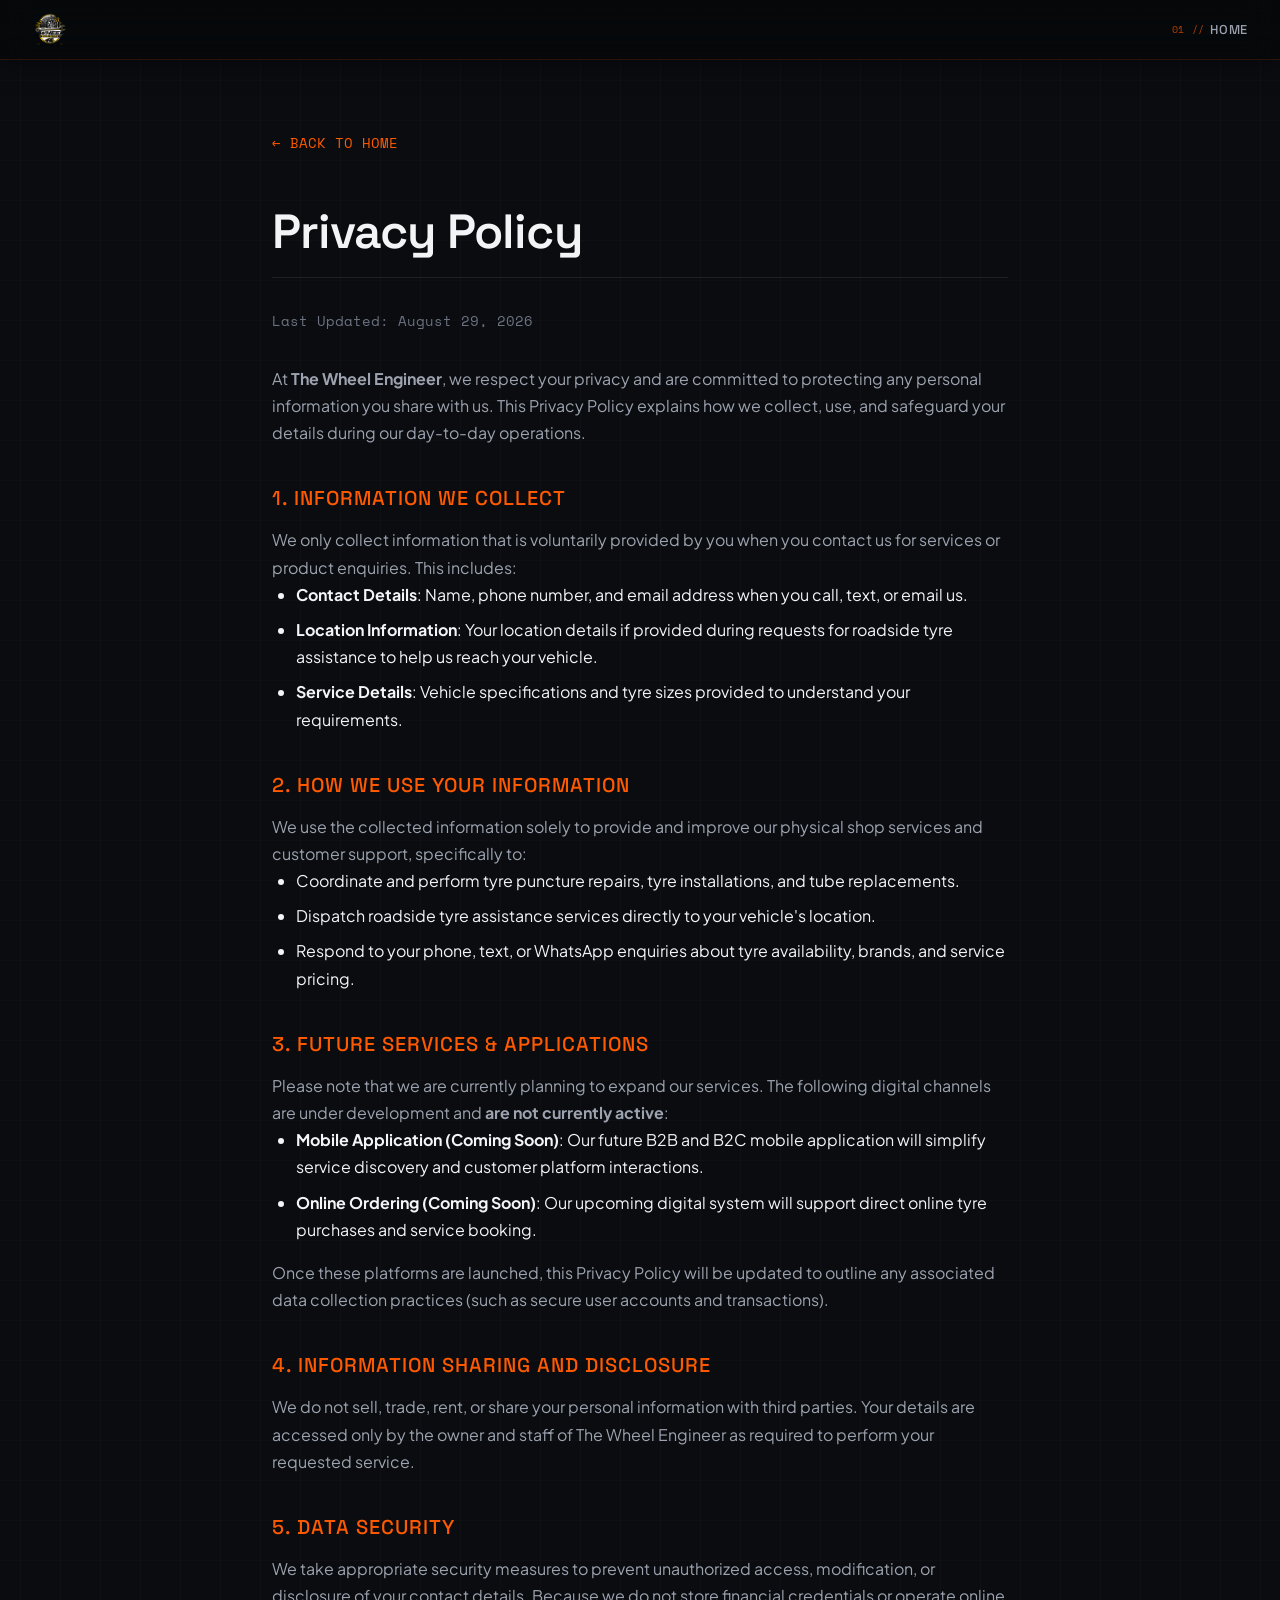
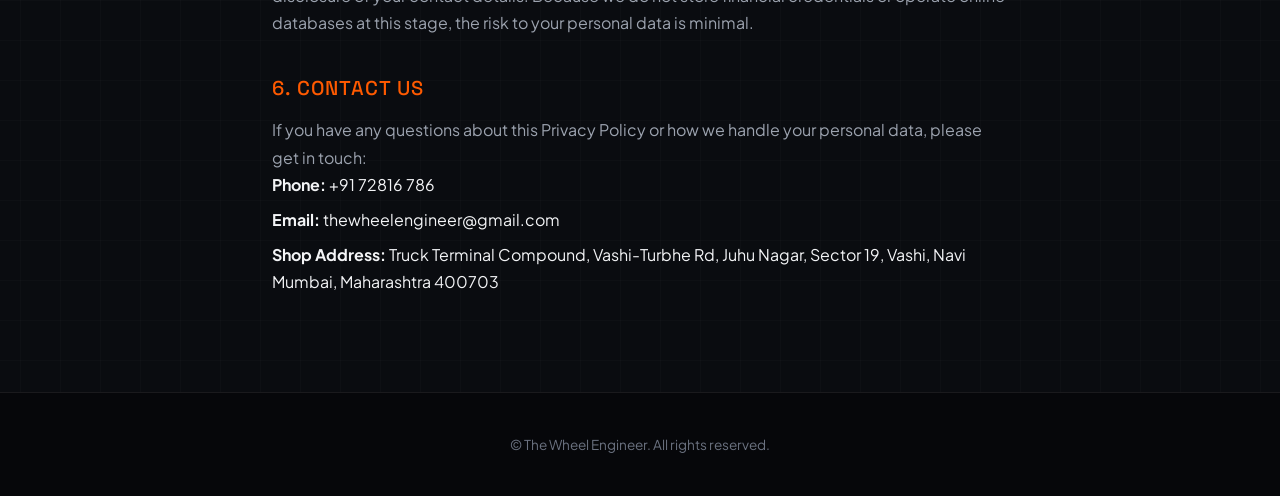
<file: privacy-policy.html>
<!DOCTYPE html>
<html lang="en">
<head>
  <meta charset="UTF-8">
  <meta name="viewport" content="width=device-width, initial-scale=1.0">
  <meta name="description" content="Privacy Policy for The Wheel Engineer.">
  <title>Privacy Policy | The Wheel Engineer</title>
  <link rel="icon" type="image/png" href="Asserts/logo.png">
  <link rel="stylesheet" href="style.css">
  <style>
    body {
      background-color: var(--bg-main);
      color: var(--text-primary);
      font-family: var(--font-main);
      line-height: 1.7;
    }
    .legal-container {
      max-width: 800px;
      margin: 8rem auto 6rem;
      padding: 0 2rem;
    }
    .legal-title {
      font-family: var(--font-display);
      color: var(--text-primary);
      font-size: clamp(2rem, 4vw, 3rem);
      margin-bottom: 2rem;
      border-bottom: 1px solid var(--border-color);
      padding-bottom: 1rem;
    }
    .legal-section {
      margin-bottom: 2.5rem;
    }
    .legal-section h3 {
      font-family: var(--font-display);
      color: var(--accent);
      font-size: 1.25rem;
      margin-bottom: 1rem;
      text-transform: uppercase;
      letter-spacing: 0.05em;
    }
    .legal-back-btn {
      display: inline-flex;
      align-items: center;
      gap: 0.5rem;
      color: var(--accent);
      text-decoration: none;
      font-family: var(--font-mono);
      font-size: 0.85rem;
      margin-bottom: 3rem;
      transition: var(--transition-smooth);
    }
    .legal-back-btn:hover {
      color: var(--text-primary);
      transform: translateX(-4px);
    }
    .legal-list {
      padding-left: 1.5rem;
      margin-bottom: 1rem;
    }
    .legal-list li {
      margin-bottom: 0.5rem;
    }
  </style>
</head>
<body>

  <!-- site header simplified -->
  <header class="site-header scrolled">
    <div class="container">
      <a href="index.html" class="logo">
        <img src="Asserts/logo.png" alt="The Wheel Engineer Logo" class="logo-image">
      </a>
      <nav class="nav-container">
        <ul class="nav-menu">
          <li><a href="index.html" class="nav-link">Home</a></li>
        </ul>
      </nav>
    </div>
  </header>

  <main class="legal-container">
    <a href="index.html" class="legal-back-btn">
      &larr; BACK TO HOME
    </a>

    <h1 class="legal-title">Privacy Policy</h1>
    <p style="color: var(--text-muted); margin-bottom: 2rem; font-family: var(--font-mono); font-size: 0.85rem;">Last Updated: August 29, 2026</p>

    <div class="legal-section">
      <p>At <strong>The Wheel Engineer</strong>, we respect your privacy and are committed to protecting any personal information you share with us. This Privacy Policy explains how we collect, use, and safeguard your details during our day-to-day operations.</p>
    </div>

    <div class="legal-section">
      <h3>1. Information We Collect</h3>
      <p>We only collect information that is voluntarily provided by you when you contact us for services or product enquiries. This includes:</p>
      <ul class="legal-list">
        <li><strong>Contact Details</strong>: Name, phone number, and email address when you call, text, or email us.</li>
        <li><strong>Location Information</strong>: Your location details if provided during requests for roadside tyre assistance to help us reach your vehicle.</li>
        <li><strong>Service Details</strong>: Vehicle specifications and tyre sizes provided to understand your requirements.</li>
      </ul>
    </div>

    <div class="legal-section">
      <h3>2. How We Use Your Information</h3>
      <p>We use the collected information solely to provide and improve our physical shop services and customer support, specifically to:</p>
      <ul class="legal-list">
        <li>Coordinate and perform tyre puncture repairs, tyre installations, and tube replacements.</li>
        <li>Dispatch roadside tyre assistance services directly to your vehicle's location.</li>
        <li>Respond to your phone, text, or WhatsApp enquiries about tyre availability, brands, and service pricing.</li>
      </ul>
    </div>

    <div class="legal-section">
      <h3>3. Future Services &amp; Applications</h3>
      <p>Please note that we are currently planning to expand our services. The following digital channels are under development and <strong>are not currently active</strong>:</p>
      <ul class="legal-list">
        <li><strong>Mobile Application (Coming Soon)</strong>: Our future B2B and B2C mobile application will simplify service discovery and customer platform interactions.</li>
        <li><strong>Online Ordering (Coming Soon)</strong>: Our upcoming digital system will support direct online tyre purchases and service booking.</li>
      </ul>
      <p>Once these platforms are launched, this Privacy Policy will be updated to outline any associated data collection practices (such as secure user accounts and transactions).</p>
    </div>

    <div class="legal-section">
      <h3>4. Information Sharing and Disclosure</h3>
      <p>We do not sell, trade, rent, or share your personal information with third parties. Your details are accessed only by the owner and staff of The Wheel Engineer as required to perform your requested service.</p>
    </div>

    <div class="legal-section">
      <h3>5. Data Security</h3>
      <p>We take appropriate security measures to prevent unauthorized access, modification, or disclosure of your contact details. Because we do not store financial credentials or operate online databases at this stage, the risk to your personal data is minimal.</p>
    </div>

    <div class="legal-section">
      <h3>6. Contact Us</h3>
      <p>If you have any questions about this Privacy Policy or how we handle your personal data, please get in touch:</p>
      <ul class="legal-list" style="list-style: none; padding-left: 0;">
        <li><strong>Phone:</strong> +91 72816 786</li>
        <li><strong>Email:</strong> thewheelengineer@gmail.com</li>
        <li><strong>Shop Address:</strong> Truck Terminal Compound, Vashi-Turbhe Rd, Juhu Nagar, Sector 19, Vashi, Navi Mumbai, Maharashtra 400703</li>
      </ul>
    </div>
  </main>

  <footer class="site-footer" style="padding: 2.5rem 0; border-top: 1px solid var(--border-color);">
    <div class="container" style="text-align: center;">
      <p style="font-size: 0.85rem; color: var(--text-muted);">&copy; The Wheel Engineer. All rights reserved.</p>
    </div>
  </footer>

</body>
</html>
</file>
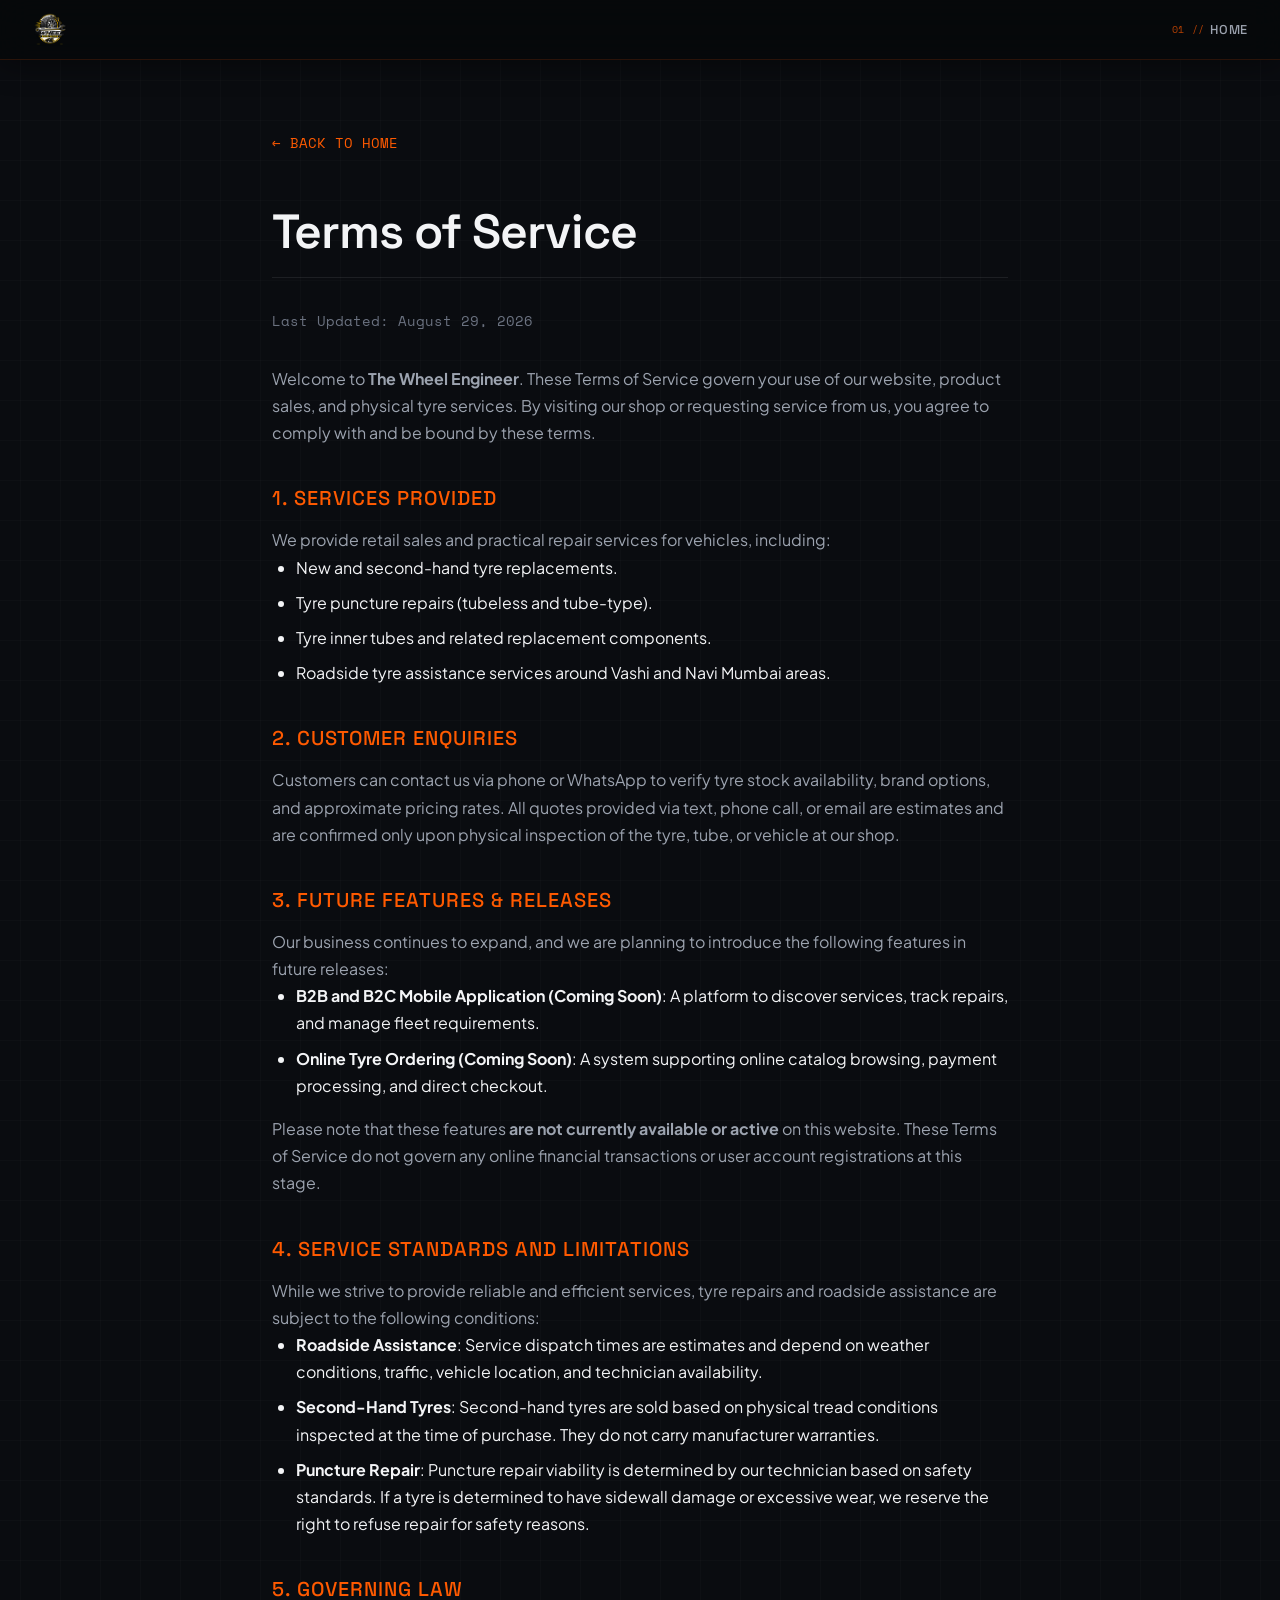
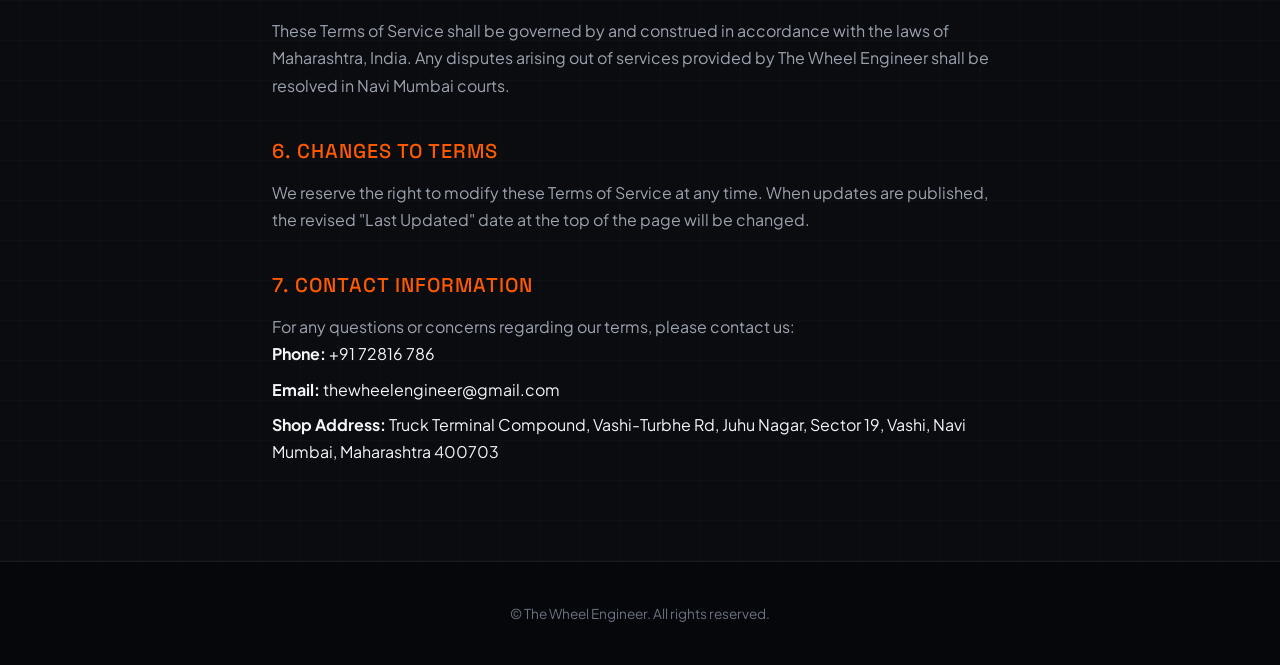
<file: terms-of-service.html>
<!DOCTYPE html>
<html lang="en">
<head>
  <meta charset="UTF-8">
  <meta name="viewport" content="width=device-width, initial-scale=1.0">
  <meta name="description" content="Terms of Service for The Wheel Engineer.">
  <title>Terms of Service | The Wheel Engineer</title>
  <link rel="icon" type="image/png" href="Asserts/logo.png">
  <link rel="stylesheet" href="style.css">
  <style>
    body {
      background-color: var(--bg-main);
      color: var(--text-primary);
      font-family: var(--font-main);
      line-height: 1.7;
    }
    .legal-container {
      max-width: 800px;
      margin: 8rem auto 6rem;
      padding: 0 2rem;
    }
    .legal-title {
      font-family: var(--font-display);
      color: var(--text-primary);
      font-size: clamp(2rem, 4vw, 3rem);
      margin-bottom: 2rem;
      border-bottom: 1px solid var(--border-color);
      padding-bottom: 1rem;
    }
    .legal-section {
      margin-bottom: 2.5rem;
    }
    .legal-section h3 {
      font-family: var(--font-display);
      color: var(--accent);
      font-size: 1.25rem;
      margin-bottom: 1rem;
      text-transform: uppercase;
      letter-spacing: 0.05em;
    }
    .legal-back-btn {
      display: inline-flex;
      align-items: center;
      gap: 0.5rem;
      color: var(--accent);
      text-decoration: none;
      font-family: var(--font-mono);
      font-size: 0.85rem;
      margin-bottom: 3rem;
      transition: var(--transition-smooth);
    }
    .legal-back-btn:hover {
      color: var(--text-primary);
      transform: translateX(-4px);
    }
    .legal-list {
      padding-left: 1.5rem;
      margin-bottom: 1rem;
    }
    .legal-list li {
      margin-bottom: 0.5rem;
    }
  </style>
</head>
<body>

  <!-- site header simplified -->
  <header class="site-header scrolled">
    <div class="container">
      <a href="index.html" class="logo">
        <img src="Asserts/logo.png" alt="The Wheel Engineer Logo" class="logo-image">
      </a>
      <nav class="nav-container">
        <ul class="nav-menu">
          <li><a href="index.html" class="nav-link">Home</a></li>
        </ul>
      </nav>
    </div>
  </header>

  <main class="legal-container">
    <a href="index.html" class="legal-back-btn">
      &larr; BACK TO HOME
    </a>

    <h1 class="legal-title">Terms of Service</h1>
    <p style="color: var(--text-muted); margin-bottom: 2rem; font-family: var(--font-mono); font-size: 0.85rem;">Last Updated: August 29, 2026</p>

    <div class="legal-section">
      <p>Welcome to <strong>The Wheel Engineer</strong>. These Terms of Service govern your use of our website, product sales, and physical tyre services. By visiting our shop or requesting service from us, you agree to comply with and be bound by these terms.</p>
    </div>

    <div class="legal-section">
      <h3>1. Services Provided</h3>
      <p>We provide retail sales and practical repair services for vehicles, including:</p>
      <ul class="legal-list">
        <li>New and second-hand tyre replacements.</li>
        <li>Tyre puncture repairs (tubeless and tube-type).</li>
        <li>Tyre inner tubes and related replacement components.</li>
        <li>Roadside tyre assistance services around Vashi and Navi Mumbai areas.</li>
      </ul>
    </div>

    <div class="legal-section">
      <h3>2. Customer Enquiries</h3>
      <p>Customers can contact us via phone or WhatsApp to verify tyre stock availability, brand options, and approximate pricing rates. All quotes provided via text, phone call, or email are estimates and are confirmed only upon physical inspection of the tyre, tube, or vehicle at our shop.</p>
    </div>

    <div class="legal-section">
      <h3>3. Future Features &amp; Releases</h3>
      <p>Our business continues to expand, and we are planning to introduce the following features in future releases:</p>
      <ul class="legal-list">
        <li><strong>B2B and B2C Mobile Application (Coming Soon)</strong>: A platform to discover services, track repairs, and manage fleet requirements.</li>
        <li><strong>Online Tyre Ordering (Coming Soon)</strong>: A system supporting online catalog browsing, payment processing, and direct checkout.</li>
      </ul>
      <p>Please note that these features <strong>are not currently available or active</strong> on this website. These Terms of Service do not govern any online financial transactions or user account registrations at this stage.</p>
    </div>

    <div class="legal-section">
      <h3>4. Service Standards and Limitations</h3>
      <p>While we strive to provide reliable and efficient services, tyre repairs and roadside assistance are subject to the following conditions:</p>
      <ul class="legal-list">
        <li><strong>Roadside Assistance</strong>: Service dispatch times are estimates and depend on weather conditions, traffic, vehicle location, and technician availability.</li>
        <li><strong>Second-Hand Tyres</strong>: Second-hand tyres are sold based on physical tread conditions inspected at the time of purchase. They do not carry manufacturer warranties.</li>
        <li><strong>Puncture Repair</strong>: Puncture repair viability is determined by our technician based on safety standards. If a tyre is determined to have sidewall damage or excessive wear, we reserve the right to refuse repair for safety reasons.</li>
      </ul>
    </div>

    <div class="legal-section">
      <h3>5. Governing Law</h3>
      <p>These Terms of Service shall be governed by and construed in accordance with the laws of Maharashtra, India. Any disputes arising out of services provided by The Wheel Engineer shall be resolved in Navi Mumbai courts.</p>
    </div>

    <div class="legal-section">
      <h3>6. Changes to Terms</h3>
      <p>We reserve the right to modify these Terms of Service at any time. When updates are published, the revised "Last Updated" date at the top of the page will be changed.</p>
    </div>

    <div class="legal-section">
      <h3>7. Contact Information</h3>
      <p>For any questions or concerns regarding our terms, please contact us:</p>
      <ul class="legal-list" style="list-style: none; padding-left: 0;">
        <li><strong>Phone:</strong> +91 72816 786</li>
        <li><strong>Email:</strong> thewheelengineer@gmail.com</li>
        <li><strong>Shop Address:</strong> Truck Terminal Compound, Vashi-Turbhe Rd, Juhu Nagar, Sector 19, Vashi, Navi Mumbai, Maharashtra 400703</li>
      </ul>
    </div>
  </main>

  <footer class="site-footer" style="padding: 2.5rem 0; border-top: 1px solid var(--border-color);">
    <div class="container" style="text-align: center;">
      <p style="font-size: 0.85rem; color: var(--text-muted);">&copy; The Wheel Engineer. All rights reserved.</p>
    </div>
  </footer>

</body>
</html>
</file>
<file: style.css>
@import url('https://fonts.googleapis.com/css2?family=Plus+Jakarta+Sans:wght@300;400;500;600;700&family=Space+Grotesk:wght@400;500;600;700&family=Space+Mono:wght@400;700&display=swap');

/* --- DESIGN SYSTEM TOKENS --- */
:root {
  /* Colors */
  --bg-dark: #0a0c10;
  --bg-panel: #11141a;
  --bg-card: #161a22;
  --border-color: rgba(255, 255, 255, 0.08);
  --border-glow: rgba(255, 255, 255, 0.15);
  --border-accent: rgba(255, 90, 0, 0.3);
  --accent: #ff5a00; /* Caliper Orange / High-performance heat */
  --accent-rgb: 255, 90, 0;
  --text-primary: #f3f4f6;
  --text-secondary: #9ca3af;
  --text-muted: #6b7280;
  --placeholder-bg: rgba(255, 90, 0, 0.02);
  --placeholder-border: rgba(255, 90, 0, 0.15);
  --placeholder-text: #ff8c4b;

  /* Typography */
  --font-display: 'Space Grotesk', sans-serif;
  --font-sans: 'Plus Jakarta Sans', sans-serif;
  --font-mono: 'Space Mono', monospace;

  /* Layout */
  --max-width: 1280px;
  --header-height: 80px;
  --transition-smooth: all 0.3s cubic-bezier(0.16, 1, 0.3, 1);
}

/* --- RESET & BASIC STYLES --- */
*, *::before, *::after {
  box-sizing: border-box;
  margin: 0;
  padding: 0;
}

html {
  scroll-behavior: smooth;
  background-color: var(--bg-dark);
  color: var(--text-primary);
  font-family: var(--font-sans);
  -webkit-font-smoothing: antialiased;
  -moz-osx-font-smoothing: grayscale;
  width: 100%;
  overflow-x: hidden;
}

body {
  min-height: 100vh;
  line-height: 1.6;
  width: 100%;
  overflow-x: hidden;
  /* Blueprint-like grid line background simulating technical drawing paper */
  background-image: 
    linear-gradient(to right, rgba(255, 255, 255, 0.015) 1px, transparent 1px),
    linear-gradient(to bottom, rgba(255, 255, 255, 0.015) 1px, transparent 1px);
  background-size: 40px 40px;
  background-position: center top;
}

/* --- TYPOGRAPHY SCALE --- */
h1, h2, h3, h4, h5, h6 {
  font-family: var(--font-display);
  font-weight: 600;
  letter-spacing: -0.02em;
  line-height: 1.2;
}

h1 {
  font-size: clamp(2.5rem, 5vw, 4.5rem);
}

h2 {
  font-size: clamp(2rem, 3.5vw, 2.75rem);
  font-weight: 500;
  position: relative;
  display: inline-block;
}

h3 {
  font-size: clamp(1.25rem, 2vw, 1.75rem);
  font-weight: 500;
}

p {
  color: var(--text-secondary);
  font-size: 1rem;
}

a {
  color: inherit;
  text-decoration: none;
  transition: var(--transition-smooth);
}

/* --- REUSABLE UTILITIES & LAYOUTS --- */
.container {
  max-width: var(--max-width);
  margin: 0 auto;
  padding: 0 2rem;
  width: 100%;
}

.section-padding {
  padding: clamp(4rem, 8vw, 8rem) 0;
  border-bottom: 1px solid var(--border-color);
}

/* Tech Label styling (tiny mechanical indicator tag) */
.tech-label {
  font-family: var(--font-mono);
  font-size: 0.75rem;
  text-transform: uppercase;
  letter-spacing: 0.15em;
  color: var(--accent);
  display: inline-flex;
  align-items: center;
  gap: 0.5rem;
  margin-bottom: 1rem;
}

.tech-label::before {
  content: '';
  display: inline-block;
  width: 6px;
  height: 6px;
  background-color: var(--accent);
  border-radius: 50%;
}

/* Section Header styling */
.section-header {
  display: flex;
  flex-direction: column;
  align-items: flex-start;
  margin-bottom: clamp(3rem, 5vw, 5rem);
  max-width: 650px;
}

.section-header h2 {
  margin-bottom: 1rem;
}

/* --- RESPONSIVE PLACEHOLDER CARD --- */
.placeholder-box {
  background: var(--placeholder-bg);
  border: 1px dashed var(--placeholder-border);
  border-radius: 4px;
  padding: 2.5rem;
  text-align: center;
  position: relative;
  overflow: hidden;
  display: flex;
  flex-direction: column;
  align-items: center;
  justify-content: center;
  gap: 0.75rem;
  transition: var(--transition-smooth);
}

.placeholder-box::before {
  content: '';
  position: absolute;
  top: 0;
  left: 0;
  width: 100%;
  height: 100%;
  background: linear-gradient(135deg, rgba(255, 90, 0, 0.03) 25%, transparent 25%, transparent 50%, rgba(255, 90, 0, 0.03) 50%, rgba(255, 90, 0, 0.03) 75%, transparent 75%, transparent);
  background-size: 20px 20px;
  opacity: 0.3;
  pointer-events: none;
}

.placeholder-title {
  font-family: var(--font-mono);
  font-size: 0.85rem;
  color: var(--placeholder-text);
  letter-spacing: 0.05em;
  text-transform: uppercase;
  font-weight: 700;
  display: inline-flex;
  align-items: center;
  gap: 0.5rem;
}

.placeholder-desc {
  font-size: 0.9rem;
  color: var(--text-secondary);
  max-width: 480px;
  line-height: 1.5;
}

/* --- NAVIGATION / HEADER --- */
.site-header {
  height: var(--header-height);
  border-bottom: 1px solid var(--border-color);
  background-color: rgba(10, 12, 16, 0.7);
  backdrop-filter: blur(16px);
  -webkit-backdrop-filter: blur(16px);
  position: fixed;
  top: 0;
  left: 0;
  width: 100%;
  z-index: 1000;
  transition: height 0.3s cubic-bezier(0.16, 1, 0.3, 1),
              background-color 0.3s cubic-bezier(0.16, 1, 0.3, 1),
              border-color 0.3s cubic-bezier(0.16, 1, 0.3, 1);
}

/* Scrolled state for sticky header */
.site-header.scrolled {
  height: 60px;
  background-color: rgba(6, 8, 10, 0.9);
  border-color: rgba(255, 90, 0, 0.15); /* Caliper orange highlight on scroll */
  box-shadow: 0 4px 30px rgba(0, 0, 0, 0.4);
}

.site-header .container {
  height: 100%;
  display: flex;
  align-items: center;
  justify-content: space-between;
}

.logo {
  font-family: var(--font-display);
  font-weight: 700;
  font-size: 1.25rem;
  letter-spacing: -0.01em;
  text-transform: uppercase;
  color: var(--text-primary);
  display: flex;
  align-items: center;
  gap: 0.75rem;
  transition: font-size 0.3s cubic-bezier(0.16, 1, 0.3, 1);
}

.site-header.scrolled .logo {
  font-size: 1.15rem;
}

/* Mechanical wireframe logo detail */
.logo-icon {
  width: 24px;
  height: 24px;
  border: 1.5px solid var(--accent);
  border-radius: 50%;
  position: relative;
  transition: width 0.3s ease, height 0.3s ease;
}

.site-header.scrolled .logo-icon {
  width: 20px;
  height: 20px;
}

.logo-icon::before, .logo-icon::after {
  content: '';
  position: absolute;
  background-color: var(--accent);
}

.logo-icon::before {
  top: 50%;
  left: 0;
  width: 100%;
  height: 1.5px;
  transform: translateY(-50%);
}

.logo-icon::after {
  left: 50%;
  top: 0;
  width: 1.5px;
  height: 100%;
  transform: translateX(-50%);
}

/* Desktop navigation links style */
.nav-menu {
  display: flex;
  list-style: none;
  gap: 2.25rem;
  counter-reset: nav-counter;
}

.nav-link {
  font-size: 0.8rem;
  font-family: var(--font-display);
  font-weight: 500;
  color: var(--text-secondary);
  letter-spacing: 0.05em;
  text-transform: uppercase;
  position: relative;
  padding: 0.5rem 0;
  display: inline-flex;
  align-items: center;
}

/* CAD Technical numerical prepending counter */
.nav-link::before {
  counter-increment: nav-counter;
  content: "0" counter(nav-counter) " //";
  font-family: var(--font-mono);
  font-size: 0.65rem;
  color: var(--accent);
  margin-right: 0.35rem;
  opacity: 0.7;
  transition: var(--transition-smooth);
}

/* Active underline bar animation */
.nav-link::after {
  content: '';
  position: absolute;
  bottom: -4px;
  left: 0;
  width: 100%;
  height: 2px;
  background-color: var(--accent);
  transform: scaleX(0);
  transform-origin: right;
  transition: transform 0.3s cubic-bezier(0.16, 1, 0.3, 1);
}

.nav-link:hover, .nav-link.active {
  color: var(--text-primary);
}

.nav-link:hover::before, .nav-link.active::before {
  opacity: 1;
}

.nav-link:hover::after, .nav-link.active::after {
  transform: scaleX(1);
  transform-origin: left;
}

/* Mobile Nav Toggle & Backdrop */
.nav-toggle-checkbox {
  display: none;
}

.nav-toggle-label {
  display: none;
  cursor: pointer;
  width: 28px;
  height: 20px;
  position: relative;
  z-index: 1100;
}

.nav-toggle-label span {
  display: block;
  width: 100%;
  height: 2px;
  background-color: var(--text-primary);
  position: absolute;
  top: 50%;
  transform: translateY(-50%);
  transition: var(--transition-smooth);
}

.nav-toggle-label::before, .nav-toggle-label::after {
  content: '';
  display: block;
  width: 100%;
  height: 2px;
  background-color: var(--text-primary);
  position: absolute;
  transition: var(--transition-smooth);
}

.nav-toggle-label::before {
  top: 0;
}

.nav-toggle-label::after {
  bottom: 0;
}

/* Backdrop dim overlay behind mobile drawer */
.nav-backdrop {
  position: fixed;
  inset: 0;
  background-color: rgba(0, 0, 0, 0.6);
  backdrop-filter: blur(4px);
  -webkit-backdrop-filter: blur(4px);
  opacity: 0;
  pointer-events: none;
  z-index: 1020;
  transition: opacity 0.3s cubic-bezier(0.16, 1, 0.3, 1);
}

.nav-toggle-checkbox:checked ~ .nav-backdrop {
  opacity: 1;
  pointer-events: auto;
}

/* Mobile responsive menu overrides */
@media (max-width: 992px) {
  .nav-toggle-label {
    display: block;
  }

  .nav-container {
    position: absolute;
    width: 0;
    height: 0;
    overflow: visible;
  }

  .nav-menu {
    position: fixed;
    top: 0;
    right: 0;
    width: 320px;
    height: 100vh;
    background-color: var(--bg-panel);
    border-left: 1px solid var(--border-color);
    flex-direction: column;
    padding: 7rem 3rem 3rem;
    gap: 2.25rem;
    transform: translateX(100%);
    transition: var(--transition-smooth);
    z-index: 1050;
  }

  .nav-link {
    font-size: 1.1rem;
    padding: 0.25rem 0;
  }

  .nav-link::before {
    font-size: 0.8rem;
    margin-right: 0.5rem;
  }

  .nav-link::after {
    bottom: -2px;
  }

  /* Checked State to Toggle Menu */
  .nav-toggle-checkbox:checked ~ .nav-container .nav-menu {
    transform: translateX(0);
  }

  .nav-toggle-checkbox:checked ~ .nav-toggle-label span {
    opacity: 0;
  }

  .nav-toggle-checkbox:checked ~ .nav-toggle-label::before {
    transform: rotate(45deg);
    top: 9px;
  }

  .nav-toggle-checkbox:checked ~ .nav-toggle-label::after {
    transform: rotate(-45deg);
    bottom: 9px;
  }
}

/* --- SECTION 1: HERO --- */

/* Full-section layout */
.hero-section {
  min-height: 100vh;
  display: flex;
  align-items: center;
  padding-top: var(--header-height);
  position: relative;
  overflow: hidden;
  border-bottom: 1px solid var(--border-color);
}

/* Ambient glow behind the wheel visual */
.hero-glow {
  position: absolute;
  right: 0;
  top: 0;
  width: 60%;
  height: 100%;
  background: radial-gradient(ellipse at 80% 50%, rgba(255, 90, 0, 0.055) 0%, transparent 65%);
  pointer-events: none;
  z-index: 0;
}

/* Two-column hero layout */
.hero-container {
  display: grid;
  grid-template-columns: 1fr 1fr;
  align-items: center;
  gap: 4rem;
  padding-top: 4rem;
  padding-bottom: 4rem;
  position: relative;
  z-index: 1;
}

/* ----- LEFT: Copy ----- */
.hero-content {
  display: flex;
  flex-direction: column;
  gap: 0;
}

/* Brand kicker line */
.hero-kicker {
  display: inline-flex;
  align-items: center;
  gap: 0.6rem;
  margin-bottom: 2rem;
}

.hero-kicker-dot {
  width: 7px;
  height: 7px;
  border-radius: 50%;
  background-color: var(--accent);
  flex-shrink: 0;
}

.hero-kicker-text {
  font-family: var(--font-mono);
  font-size: 0.75rem;
  letter-spacing: 0.18em;
  text-transform: uppercase;
  color: var(--accent);
}

/* Headline */
.hero-title {
  font-size: clamp(2.5rem, 4.5vw, 4.25rem);
  font-weight: 600;
  line-height: 1.1;
  letter-spacing: -0.03em;
  color: var(--text-primary);
  margin-bottom: 1.75rem;
}

.hero-title-accent {
  /* Slightly dimmer second line for visual weight contrast */
  color: rgba(243, 244, 246, 0.7);
}

/* Supporting paragraph */
.hero-desc {
  font-size: clamp(1rem, 1.5vw, 1.15rem);
  line-height: 1.7;
  color: var(--text-secondary);
  max-width: 480px;
  margin-bottom: 1.5rem;
}

/* Technical tagline styling */
.hero-tagline {
  font-family: var(--font-sans);
  font-size: 1.05rem;
  font-weight: 500;
  line-height: 1.5;
  color: var(--accent);
  border-left: 2px solid var(--accent);
  padding-left: 1rem;
  margin-bottom: 2.5rem;
  max-width: 480px;
}

/* CTA row */
.hero-actions {
  display: flex;
  flex-wrap: wrap;
  gap: 1rem;
  margin-bottom: 3rem;
}

/* Highly visible primary Hero CTA */
.btn-hero-cta {
  background-color: var(--accent);
  color: #fff;
  border: 1px solid var(--accent);
  font-weight: 600;
  display: inline-flex;
  align-items: center;
  gap: 0.75rem;
  box-shadow: 0 0 20px rgba(255, 90, 0, 0.25);
  transition: var(--transition-smooth);
}

.btn-hero-cta:hover {
  background-color: transparent;
  color: var(--text-primary);
  border-color: var(--border-glow);
  box-shadow: none;
  transform: translateY(-2px);
}

.btn-phone-icon {
  flex-shrink: 0;
  transition: transform 0.25s ease;
}

.btn-hero-cta:hover .btn-phone-icon {
  transform: scale(1.15) rotate(10deg);
}

/* Arrow icon inside secondary button */
.btn-arrow {
  margin-left: 0.4rem;
  flex-shrink: 0;
  transition: transform 0.25s ease;
}

.btn-secondary:hover .btn-arrow {
  transform: translateX(4px);
}

/* Spec strip */
.hero-spec-strip {
  display: flex;
  align-items: center;
  gap: 1.5rem;
  padding-top: 2rem;
  border-top: 1px solid var(--border-color);
}

.hero-spec-item {
  display: flex;
  flex-direction: column;
  gap: 0.3rem;
}

.hero-spec-label {
  font-family: var(--font-mono);
  font-size: 0.65rem;
  letter-spacing: 0.12em;
  text-transform: uppercase;
  color: var(--text-muted);
}

.hero-spec-value {
  font-family: var(--font-display);
  font-size: 0.85rem;
  font-weight: 500;
  color: var(--text-secondary);
}

.hero-spec-divider {
  width: 1px;
  height: 2rem;
  background-color: var(--border-color);
  flex-shrink: 0;
}

/* ----- RIGHT: Wheel Visual ----- */
.hero-visual {
  display: flex;
  align-items: center;
  justify-content: center;
}

.hero-visual-wrap {
  position: relative;
  width: clamp(300px, 40vw, 520px);
  height: clamp(300px, 40vw, 520px);
  display: flex;
  align-items: center;
  justify-content: center;
}

/* Blueprint concentric rings (CSS-drawn, behind SVG) */
.hw-ring {
  position: absolute;
  border-radius: 50%;
  pointer-events: none;
}

.hw-ring-outer {
  inset: 0;
  border: 1px solid rgba(255, 255, 255, 0.05);
}

.hw-ring-mid {
  inset: 8%;
  border: 1px dashed rgba(255, 90, 0, 0.08);
}

.hw-ring-inner {
  inset: 25%;
  border: 1px solid rgba(255, 90, 0, 0.12);
}

/* SVG fills the wrap */
.hw-svg {
  position: relative;
  z-index: 2;
  width: 78%;
  height: 78%;
}

/* ----- Annotation Callouts ----- */
.hw-callout {
  position: absolute;
  display: flex;
  align-items: center;
  gap: 0.4rem;
  pointer-events: none;
  z-index: 3;
}

.hw-callout-text {
  font-family: var(--font-mono);
  font-size: 0.6rem;
  letter-spacing: 0.12em;
  text-transform: uppercase;
  color: rgba(255, 255, 255, 0.25);
  line-height: 1.4;
  white-space: nowrap;
}

/* Shared callout line style */
.hw-callout-line,
.hw-callout-line-left,
.hw-callout-line-hub {
  display: block;
  background-color: rgba(255, 90, 0, 0.2);
  flex-shrink: 0;
}

/* TOP callout — sits above the wheel, points down */
.hw-callout-top {
  top: 3%;
  left: 50%;
  transform: translateX(-50%);
  flex-direction: column;
}

.hw-callout-top .hw-callout-line {
  width: 1px;
  height: 18px;
  order: 1;
  margin-top: 0.3rem;
}

/* RIGHT callout — sits to the right, line points left */
.hw-callout-right {
  right: 2%;
  top: 38%;
  flex-direction: row;
  align-items: flex-start;
}

.hw-callout-line-left {
  width: 20px;
  height: 1px;
  margin-top: 0.35rem;
}

/* HUB callout — bottom-left area */
.hw-callout-hub {
  bottom: 28%;
  left: 8%;
  flex-direction: row;
}

.hw-callout-line-hub {
  width: 22px;
  height: 1px;
  margin-top: 0.35rem;
}

/* ----- RESPONSIVE ----- */
@media (max-width: 960px) {
  .hero-container {
    grid-template-columns: 1fr;
    gap: 3.5rem;
    text-align: center;
  }

  .hero-kicker,
  .hero-actions {
    justify-content: center;
  }

  .hero-desc {
    max-width: 100%;
  }

  .hero-spec-strip {
    justify-content: center;
  }

  .hero-visual {
    order: -1;
  }

  .hero-visual-wrap {
    width: clamp(220px, 60vw, 360px);
    height: clamp(220px, 60vw, 360px);
  }
}

@media (max-width: 480px) {
  .hero-spec-strip {
    gap: 1rem;
  }

  .hero-spec-value {
    font-size: 0.78rem;
  }

  .hero-title {
    font-size: 2.25rem;
  }
}



/* --- SECTION 2: PURPOSE --- */
.purpose-grid {
  display: grid;
  grid-template-columns: 1.1fr 1.3fr;
  gap: clamp(3rem, 6vw, 6rem);
  align-items: flex-start;
}

/* Narrative text */
.purpose-info {
  display: flex;
  flex-direction: column;
}

.purpose-info h2 {
  margin-bottom: 2rem;
  max-width: 580px;
}

.purpose-narrative {
  color: var(--text-secondary);
  font-size: 1.05rem;
  line-height: 1.7;
  margin-bottom: 1.25rem;
}

.purpose-narrative:last-of-type {
  margin-bottom: 2.5rem;
}

/* Purpose visual journey timeline */
.purpose-journey {
  background: var(--bg-panel);
  border: 1px solid var(--border-color);
  border-radius: 4px;
  padding: 3rem 2.5rem;
  display: flex;
  flex-direction: column;
  position: relative;
}

.purpose-journey::before {
  content: '';
  position: absolute;
  top: 0;
  left: 0;
  width: 4px;
  height: 100%;
  background-color: var(--border-color);
}

.journey-node {
  display: flex;
  align-items: flex-start;
  gap: 1.5rem;
  position: relative;
  z-index: 2;
}

.journey-dot {
  width: 14px;
  height: 14px;
  border-radius: 50%;
  background-color: var(--bg-dark);
  border: 2px solid var(--text-muted);
  flex-shrink: 0;
  margin-top: 0.25rem;
  position: relative;
  transition: var(--transition-smooth);
}

.journey-dot::after {
  content: '';
  position: absolute;
  inset: 3px;
  border-radius: 50%;
  background-color: transparent;
  transition: var(--transition-smooth);
}

.journey-node-active .journey-dot {
  border-color: var(--accent);
  box-shadow: 0 0 10px rgba(255, 90, 0, 0.4);
}

.journey-node-active .journey-dot::after {
  background-color: var(--accent);
}

.journey-content {
  display: flex;
  flex-direction: column;
  gap: 0.25rem;
}

.journey-step {
  font-family: var(--font-mono);
  font-size: 0.65rem;
  color: var(--text-muted);
  letter-spacing: 0.05em;
}

.journey-node-active .journey-step {
  color: var(--accent);
}

.journey-label {
  font-family: var(--font-display);
  font-size: 1.15rem;
  font-weight: 500;
  color: var(--text-primary);
}

.journey-detail {
  font-size: 0.9rem;
  color: var(--text-secondary);
}

.journey-connector {
  width: 2px;
  height: 3rem;
  background-color: var(--border-color);
  margin-left: 6px;
  margin-top: 0.5rem;
  margin-bottom: 0.5rem;
}

.journey-node-active ~ .journey-connector,
.journey-node-active + .journey-connector {
  background-color: var(--border-color);
}

/* Problem & Mission Technical Cards */
.purpose-cards {
  display: grid;
  grid-template-columns: 1fr 1fr;
  gap: 1.5rem;
  margin-top: 1rem;
  border-top: 1px solid var(--border-color);
  padding-top: 2.5rem;
}

.purpose-card {
  background-color: rgba(255, 255, 255, 0.01);
  border: 1px solid var(--border-color);
  padding: 1.75rem;
  border-radius: 4px;
}

.purpose-card h4 {
  font-family: var(--font-display);
  font-size: 1.15rem;
  font-weight: 500;
  margin-top: 0.5rem;
  margin-bottom: 0.75rem;
  color: var(--text-primary);
}

.purpose-card p {
  font-size: 0.9rem;
  line-height: 1.6;
  color: var(--text-secondary);
}

@media (max-width: 992px) {
  .purpose-grid {
    grid-template-columns: 1fr;
    gap: 3.5rem;
  }
}

@media (max-width: 576px) {
  .purpose-cards {
    grid-template-columns: 1fr;
    gap: 1.25rem;
  }
}

/* --- SECTION 3: SERVICES --- */
.services-grid {
  display: grid;
  grid-template-columns: repeat(auto-fit, minmax(280px, 1fr));
  gap: 2rem;
}

.service-card {
  background-color: var(--bg-panel);
  border: 1px solid var(--border-color);
  padding: 2.5rem 2rem;
  border-radius: 4px;
  display: flex;
  flex-direction: column;
  gap: 1.75rem;
  min-height: 380px;
  transition: var(--transition-smooth);
  position: relative;
  overflow: hidden;
}

.service-card::after {
  content: '';
  position: absolute;
  top: 0;
  right: 0;
  width: 32px;
  height: 32px;
  background: linear-gradient(135deg, transparent 50%, rgba(255, 90, 0, 0.05) 50%);
  border-bottom-left-radius: 4px;
  pointer-events: none;
}

.service-card:hover {
  border-color: var(--border-accent);
  box-shadow: 0 4px 24px rgba(0, 0, 0, 0.2);
}

.service-header-wrap {
  display: flex;
  flex-direction: column;
  gap: 1.25rem;
}

.service-num-block {
  display: flex;
  align-items: center;
  gap: 1rem;
}

.service-number {
  font-family: var(--font-mono);
  font-size: 1.25rem;
  font-weight: 700;
  color: var(--accent);
  letter-spacing: 0.05em;
}

.service-accent-line {
  flex-grow: 1;
  height: 1px;
  background-color: var(--border-color);
  transition: var(--transition-smooth);
}

.service-card:hover .service-accent-line {
  background-color: var(--accent);
}

.service-title {
  font-size: 1.35rem;
  font-weight: 500;
  color: var(--text-primary);
  line-height: 1.3;
}

.service-body {
  display: flex;
  flex-direction: column;
  gap: 1.5rem;
  flex-grow: 1;
  justify-content: space-between;
}

.service-description {
  font-size: 0.95rem;
  line-height: 1.6;
  color: var(--text-secondary);
}

.service-meta {
  border-top: 1px solid var(--border-color);
  padding-top: 1rem;
  display: flex;
  flex-direction: column;
  gap: 0.35rem;
}

.meta-label {
  font-family: var(--font-mono);
  font-size: 0.65rem;
  color: var(--text-muted);
  letter-spacing: 0.08em;
}

.meta-value {
  font-size: 0.85rem;
  line-height: 1.5;
  color: var(--text-secondary);
}

.services-footer-cta {
  display: flex;
  justify-content: center;
  margin-top: 4rem;
}

/* --- SECTION 4: APPROACH (OUR PROCESS) --- */
.approach-steps {
  display: grid;
  grid-template-columns: repeat(5, 1fr);
  gap: 2rem;
  position: relative;
}

.approach-card {
  position: relative;
  display: flex;
  flex-direction: column;
  align-items: flex-start;
  text-align: left;
}

/* Horizontal connector line on desktop */
@media (min-width: 992px) {
  .approach-steps::before {
    content: '';
    position: absolute;
    top: 2rem;
    left: 0;
    width: 100%;
    height: 1px;
    background: linear-gradient(90deg, var(--accent) 0%, var(--border-color) 100%);
    z-index: 1;
  }
}

.step-num {
  font-family: var(--font-mono);
  font-size: 1.1rem;
  font-weight: 700;
  color: var(--accent);
  background-color: var(--bg-dark);
  /* Wheel central hub decoration gradient */
  background-image: radial-gradient(circle at center, var(--accent) 2.5px, transparent 2.5px);
  width: 4rem;
  height: 4rem;
  border: 1.5px solid var(--border-accent);
  border-radius: 50%;
  display: flex;
  align-items: center;
  justify-content: center;
  margin-bottom: 2rem;
  position: relative;
  z-index: 2;
  flex-shrink: 0;
  transition: var(--transition-smooth);
}

.approach-card:hover .step-num {
  border-color: var(--text-primary);
  box-shadow: 0 0 12px rgba(255, 90, 0, 0.3);
}

.approach-card-content {
  display: flex;
  flex-direction: column;
  gap: 0.5rem;
}

.approach-card h3 {
  font-size: 1.15rem;
  font-weight: 500;
  color: var(--text-primary);
  line-height: 1.3;
}

.approach-card p {
  font-size: 0.9rem;
  line-height: 1.6;
  color: var(--text-secondary);
}

@media (max-width: 1200px) and (min-width: 992px) {
  .approach-steps {
    gap: 1.25rem;
  }
  .step-num {
    width: 3.5rem;
    height: 3.5rem;
    margin-bottom: 1.5rem;
    font-size: 1rem;
  }
  .approach-card h3 {
    font-size: 1.05rem;
  }
}

@media (max-width: 991px) {
  .approach-steps {
    grid-template-columns: 1fr;
    gap: 3rem;
  }
  
  /* Vertical timeline line behind step numbers on mobile */
  .approach-steps::before {
    content: '';
    position: absolute;
    top: 2rem;
    left: 2rem;
    width: 1px;
    height: calc(100% - 4rem);
    background: linear-gradient(180deg, var(--accent) 0%, var(--border-color) 100%);
    z-index: 1;
  }

  .approach-card {
    flex-direction: row;
    gap: 1.5rem;
    align-items: flex-start;
  }

  .step-num {
    margin-bottom: 0;
  }

  .approach-card-content {
    padding-top: 0.75rem;
  }
}

/* --- SECTION 5: ABOUT ME --- */
.about-grid {
  display: grid;
  grid-template-columns: 1.2fr 1fr;
  gap: clamp(3rem, 6vw, 5rem);
  align-items: flex-start;
}

.founder-identity {
  display: flex;
  flex-direction: column;
  gap: 0.25rem;
  margin-bottom: 2rem;
}

.founder-name {
  font-family: var(--font-display);
  font-size: 1.5rem;
  font-weight: 600;
  color: var(--text-primary);
}

.founder-role {
  font-family: var(--font-mono);
  font-size: 0.8rem;
  color: var(--accent);
  text-transform: uppercase;
  letter-spacing: 0.05em;
}

.about-bio {
  font-size: 1.05rem;
  line-height: 1.7;
  color: var(--text-secondary);
  margin-bottom: 1.5rem;
}

/* Metrics stats highlighting */
.about-stats {
  display: grid;
  grid-template-columns: 1fr 1fr;
  gap: 1.5rem;
  margin: 2.5rem 0;
  border-top: 1px solid var(--border-color);
  border-bottom: 1px solid var(--border-color);
  padding: 2rem 0;
}

.about-stat {
  display: flex;
  flex-direction: column;
  gap: 0.5rem;
}

.stat-num {
  font-family: var(--font-display);
  font-size: 2.25rem;
  font-weight: 700;
  color: var(--accent);
  line-height: 1;
}

.stat-label {
  font-size: 0.85rem;
  line-height: 1.5;
  color: var(--text-secondary);
}

/* Education detail list */
.about-meta-list {
  display: flex;
  flex-direction: column;
  gap: 0.75rem;
  margin-bottom: 2.5rem;
}

.about-meta-item {
  display: flex;
  align-items: center;
  gap: 0.75rem;
  font-size: 0.95rem;
  color: var(--text-secondary);
}

.about-meta-dot {
  width: 6px;
  height: 6px;
  background-color: var(--accent);
  border-radius: 50%;
  flex-shrink: 0;
}

/* Why started cards */
.about-goal {
  background-color: var(--bg-panel);
  border: 1px solid var(--border-color);
  padding: 2rem;
  border-radius: 4px;
}

.about-goal h4 {
  font-family: var(--font-display);
  font-size: 1.25rem;
  font-weight: 500;
  color: var(--text-primary);
  margin-bottom: 0.75rem;
}

.about-goal p {
  font-size: 0.95rem;
  line-height: 1.6;
  color: var(--text-secondary);
  margin-bottom: 1rem;
}

.about-goal p:last-child {
  margin-bottom: 0;
}

/* Large Portrait CAD Placeholder styling */
.about-graphics {
  display: flex;
  justify-content: center;
  width: 100%;
}

.about-photo-placeholder {
  background: var(--bg-panel);
  border: 1px solid var(--border-color);
  border-radius: 4px;
  width: 100%;
  max-width: 320px;
  aspect-ratio: 0.82;
  position: relative;
  display: flex;
  align-items: center;
  justify-content: center;
  margin: 0 auto;
}

.corner-cross {
  position: absolute;
  font-family: var(--font-mono);
  font-size: 0.9rem;
  color: rgba(255, 90, 0, 0.4);
  line-height: 1;
}

.corner-cross.top-left { top: 8px; left: 10px; }
.corner-cross.top-right { top: 8px; right: 10px; }
.corner-cross.bottom-left { bottom: 10px; left: 10px; }
.corner-cross.bottom-right { bottom: 10px; right: 10px; }

.blueprint-grid-overlay {
  position: absolute;
  inset: 1rem;
  border: 1px dashed rgba(255, 255, 255, 0.03);
  pointer-events: none;
}

.photo-inner {
  display: flex;
  flex-direction: column;
  align-items: center;
  text-align: center;
}

.photo-badge {
  font-family: var(--font-mono);
  font-size: 0.65rem;
  color: var(--accent);
  border: 1px solid rgba(255, 90, 0, 0.2);
  padding: 0.25rem 0.6rem;
  border-radius: 2px;
  letter-spacing: 0.1em;
  margin-bottom: 1.25rem;
}

.photo-title {
  font-size: 1.75rem;
  font-weight: 600;
  color: var(--text-primary);
  margin-bottom: 0.25rem;
}

.photo-role {
  font-family: var(--font-mono);
  font-size: 0.75rem;
  color: var(--text-muted);
  margin-bottom: 2rem;
}

.photo-graphic-svg {
  width: 100px;
  height: 100px;
  margin-bottom: 2rem;
}

.photo-tag {
  font-family: var(--font-mono);
  font-size: 0.7rem;
  letter-spacing: 0.1em;
  color: rgba(255, 255, 255, 0.2);
}

@media (max-width: 992px) {
  .about-grid {
    grid-template-columns: 1fr;
    gap: 4rem;
  }
  
  .about-photo-placeholder {
    max-width: 420px;
  }
}

@media (max-width: 576px) {
  .about-stats {
    grid-template-columns: 1fr;
    gap: 1.5rem;
  }
}

/* --- SECTION 6: BLOG --- */
.blog-grid {
  display: grid;
  grid-template-columns: repeat(auto-fit, minmax(280px, 1fr));
  gap: 2rem;
}

.blog-categories {
  display: flex;
  flex-wrap: wrap;
  gap: 0.75rem;
  margin-bottom: 2rem;
  border-bottom: 1px solid var(--border-color);
  padding-bottom: 1.5rem;
  overflow-x: auto;
  -webkit-overflow-scrolling: touch;
}

.blog-categories::-webkit-scrollbar {
  display: none;
}

.category-btn {
  font-family: var(--font-mono);
  font-size: 0.75rem;
  color: var(--text-secondary);
  border: 1px solid var(--border-color);
  padding: 0.4rem 1rem;
  border-radius: 40px;
  cursor: pointer;
  white-space: nowrap;
  transition: var(--transition-smooth);
  text-transform: uppercase;
  letter-spacing: 0.05em;
}

.category-btn:hover, .category-btn.active {
  border-color: var(--accent);
  color: var(--text-primary);
  background-color: rgba(255, 90, 0, 0.05);
}

.blog-future-banner {
  background: rgba(255, 90, 0, 0.02);
  border: 1px dashed rgba(255, 90, 0, 0.25);
  border-radius: 4px;
  padding: 2rem;
  margin-bottom: 3.5rem;
  text-align: left;
}

.blog-future-banner p {
  font-size: 0.95rem;
  line-height: 1.6;
  color: var(--text-secondary);
  margin-top: 0.5rem;
}

.blog-card {
  background-color: var(--bg-panel);
  border: 1px solid var(--border-color);
  border-radius: 4px;
  overflow: hidden;
  transition: var(--transition-smooth);
  display: flex;
  flex-direction: column;
}

.blog-card:hover {
  border-color: var(--border-glow);
  box-shadow: 0 4px 24px rgba(0, 0, 0, 0.2);
}

.blog-card-graphic {
  height: 140px;
  background-color: rgba(255, 255, 255, 0.01);
  border-bottom: 1px solid var(--border-color);
  position: relative;
  display: flex;
  align-items: center;
  justify-content: center;
  overflow: hidden;
}

.blog-card-graphic::before {
  content: '';
  position: absolute;
  inset: 12px;
  border: 1px dashed rgba(255, 255, 255, 0.03);
}

.blueprint-text {
  font-family: var(--font-mono);
  font-size: 0.65rem;
  color: rgba(255, 255, 255, 0.15);
  letter-spacing: 0.1em;
  position: relative;
  z-index: 2;
}

.blog-card-content {
  padding: 2rem;
  display: flex;
  flex-direction: column;
  flex-grow: 1;
}

.blog-meta {
  font-family: var(--font-mono);
  font-size: 0.7rem;
  color: var(--accent);
  text-transform: uppercase;
  letter-spacing: 0.05em;
  display: flex;
  gap: 1rem;
  margin-bottom: 0.75rem;
}

.blog-title {
  margin-bottom: 1rem;
  font-size: 1.25rem;
  font-weight: 500;
  line-height: 1.4;
  color: var(--text-primary);
}

.blog-card-content p {
  font-size: 0.9rem;
  line-height: 1.6;
  color: var(--text-secondary);
  flex-grow: 1;
}

.blog-link {
  font-family: var(--font-display);
  font-size: 0.85rem;
  color: var(--accent);
  display: inline-flex;
  align-items: center;
  gap: 0.5rem;
  font-weight: 600;
  margin-top: 1.5rem;
  text-transform: uppercase;
  letter-spacing: 0.05em;
}

.blog-link::after {
  content: '→';
  transition: var(--transition-smooth);
}

.blog-link:hover::after {
  transform: translateX(4px);
}

.blog-footer-cta {
  display: flex;
  justify-content: center;
  margin-top: 4rem;
}

/* --- SECTION 7: SHOP --- */
.shop-showcase-grid {
  display: grid;
  grid-template-columns: 1.2fr 1fr;
  gap: clamp(2rem, 5vw, 4rem);
  margin-bottom: 4rem;
  align-items: stretch;
}

.shop-details-card {
  background-color: var(--bg-panel);
  border: 1px solid var(--border-color);
  border-radius: 4px;
  padding: clamp(2rem, 4vw, 3rem);
  display: flex;
  flex-direction: column;
  gap: 2rem;
}

.shop-meta-header {
  display: flex;
  flex-wrap: wrap;
  align-items: center;
  justify-content: space-between;
  gap: 1rem;
  border-bottom: 1px solid var(--border-color);
  padding-bottom: 1.5rem;
}

.shop-name-title {
  font-family: var(--font-display);
  font-size: 1.6rem;
  font-weight: 600;
  color: var(--text-primary);
}

.shop-rating-pill {
  display: flex;
  align-items: center;
  gap: 0.5rem;
  background-color: rgba(255, 90, 0, 0.08);
  border: 1px solid rgba(255, 90, 0, 0.25);
  padding: 0.4rem 0.8rem;
  border-radius: 40px;
}

.star-icon {
  color: var(--accent);
  font-size: 0.85rem;
}

.rating-text {
  font-family: var(--font-mono);
  font-size: 0.8rem;
  font-weight: 600;
  color: var(--text-primary);
}

.shop-info-rows {
  display: flex;
  flex-direction: column;
  gap: 1.5rem;
}

.shop-info-row {
  display: flex;
  align-items: flex-start;
  gap: 1.25rem;
}

.info-row-icon {
  flex-shrink: 0;
  padding-top: 0.25rem;
}

.info-row-content {
  display: flex;
  flex-direction: column;
  gap: 0.25rem;
}

.info-row-label {
  font-family: var(--font-mono);
  font-size: 0.65rem;
  color: var(--text-muted);
  letter-spacing: 0.08em;
}

.info-row-text {
  font-size: 0.95rem;
  line-height: 1.5;
  color: var(--text-primary);
}

.shop-phone-link {
  color: var(--text-primary);
  transition: var(--transition-smooth);
}

.shop-phone-link:hover {
  color: var(--accent);
}

.status-open {
  color: #00ff66;
  font-weight: 600;
}

.shop-offerings-wrap {
  display: flex;
  flex-wrap: wrap;
  gap: 0.5rem;
  margin-top: 0.5rem;
}

.offering-chip {
  font-family: var(--font-mono);
  font-size: 0.75rem;
  color: var(--text-secondary);
  border: 1px solid var(--border-color);
  padding: 0.35rem 0.75rem;
  border-radius: 2px;
  background-color: rgba(255, 255, 255, 0.01);
}

.shop-action-btns {
  display: flex;
  flex-wrap: wrap;
  gap: 1rem;
  margin-top: auto;
}

.shop-action-btns .btn {
  flex: 1;
  min-width: 150px;
  justify-content: center;
}

/* Schematic Vector Map Visual styling */
.shop-schematic-visual {
  background-color: var(--bg-panel);
  border: 1px solid var(--border-color);
  border-radius: 4px;
  position: relative;
  display: flex;
  align-items: center;
  justify-content: center;
  padding: clamp(2rem, 4vw, 3rem);
  overflow: hidden;
}

.schematic-corners {
  position: absolute;
  font-family: var(--font-mono);
  font-size: 0.9rem;
  color: rgba(255, 90, 0, 0.4);
  line-height: 1;
}

.schematic-corners.top-left { top: 8px; left: 10px; }
.schematic-corners.top-right { top: 8px; right: 10px; }
.schematic-corners.bottom-left { bottom: 10px; left: 10px; }
.schematic-corners.bottom-right { bottom: 10px; right: 10px; }

.schematic-grid-overlay {
  position: absolute;
  inset: 1.5rem;
  border: 1px dashed rgba(255, 255, 255, 0.03);
  pointer-events: none;
}

.schematic-content {
  display: flex;
  flex-direction: column;
  align-items: center;
  width: 100%;
}

.schematic-label {
  font-family: var(--font-mono);
  font-size: 0.65rem;
  color: var(--accent);
  border: 1px solid rgba(255, 90, 0, 0.2);
  padding: 0.25rem 0.6rem;
  border-radius: 2px;
  letter-spacing: 0.1em;
  margin-bottom: 1.5rem;
}

.map-schematic-svg {
  width: 100%;
  max-width: 280px;
  aspect-ratio: 1;
  margin-bottom: 1.5rem;
}

.map-schematic-svg text {
  font-weight: 500;
}

.schematic-coordinates {
  display: flex;
  gap: 1.5rem;
  font-family: var(--font-mono);
  font-size: 0.75rem;
  color: var(--text-muted);
  margin-bottom: 0.5rem;
}

.schematic-tag {
  font-family: var(--font-mono);
  font-size: 0.7rem;
  letter-spacing: 0.05em;
  color: rgba(255, 255, 255, 0.2);
}

/* App Coming Soon Banner */
.shop-app-coming-soon {
  background: radial-gradient(circle at top right, rgba(255, 90, 0, 0.04) 0%, transparent 60%), var(--bg-panel);
  border: 1px solid var(--border-color);
  border-left: 3px solid var(--accent);
  border-radius: 4px;
  padding: 2.5rem;
  display: flex;
  flex-direction: column;
  gap: 1rem;
  text-align: left;
}

.app-coming-header {
  display: flex;
  flex-wrap: wrap;
  align-items: center;
  justify-content: space-between;
  gap: 1rem;
}

.coming-soon-badge {
  font-family: var(--font-mono);
  font-size: 0.7rem;
  color: var(--accent);
  border: 1px solid rgba(255, 90, 0, 0.35);
  background-color: rgba(255, 90, 0, 0.03);
  padding: 0.25rem 0.6rem;
  border-radius: 2px;
  text-transform: uppercase;
  letter-spacing: 0.05em;
}

.app-coming-text {
  font-size: 0.95rem;
  line-height: 1.6;
  color: var(--text-secondary);
  max-width: 850px;
}

@media (max-width: 992px) {
  .shop-showcase-grid {
    grid-template-columns: 1fr;
    gap: 3rem;
  }
  
  .shop-schematic-visual {
    aspect-ratio: 1.1;
  }
}

/* --- SECTION 8: MISSION --- */
.mission-intro {
  max-width: 800px;
  margin: 0 auto;
  font-size: 1.1rem;
  line-height: 1.7;
  color: var(--text-secondary);
}

.mission-grid {
  display: grid;
  grid-template-columns: repeat(4, 1fr);
  gap: 2rem;
  margin: 4rem 0;
}

.mission-card {
  background-color: var(--bg-panel);
  border: 1px solid var(--border-color);
  border-radius: 4px;
  padding: 2rem;
  display: flex;
  flex-direction: column;
  gap: 1.5rem;
  transition: var(--transition-smooth);
  position: relative;
  overflow: hidden;
}

.mission-card::before {
  content: '';
  position: absolute;
  top: 0;
  left: 0;
  width: 3px;
  height: 0;
  background-color: var(--accent);
  transition: var(--transition-smooth);
}

.mission-card:hover::before {
  height: 100%;
}

.mission-card:hover {
  border-color: var(--border-glow);
  box-shadow: 0 4px 24px rgba(0, 0, 0, 0.2);
}

.mission-num {
  font-family: var(--font-mono);
  font-size: 1.5rem;
  font-weight: 700;
  color: var(--accent);
  line-height: 1;
}

.mission-card-content h3 {
  font-size: 1rem;
  font-weight: 600;
  letter-spacing: 0.05em;
  color: var(--text-primary);
  margin-bottom: 0.75rem;
}

.mission-card-content p {
  font-size: 0.875rem;
  line-height: 1.6;
  color: var(--text-secondary);
}

/* Today to Future Timeline */
.vision-timeline {
  display: grid;
  grid-template-columns: 1fr auto 1fr;
  align-items: center;
  gap: 2.5rem;
  background-color: var(--bg-panel);
  border: 1px solid var(--border-color);
  border-radius: 4px;
  padding: 3rem 2.5rem;
  margin: 4rem 0;
  position: relative;
}

.vision-stage {
  display: flex;
  flex-direction: column;
  gap: 1rem;
}

.stage-badge {
  font-family: var(--font-mono);
  font-size: 0.75rem;
  color: var(--accent);
  border: 1px solid rgba(255, 90, 0, 0.25);
  background-color: rgba(255, 90, 0, 0.03);
  padding: 0.35rem 0.75rem;
  border-radius: 2px;
  align-self: flex-start;
  letter-spacing: 0.05em;
}

.vision-stage p {
  font-size: 0.95rem;
  line-height: 1.65;
  color: var(--text-secondary);
}

.timeline-divider {
  display: flex;
  align-items: center;
  justify-content: center;
  height: 100%;
  width: 120px;
}

.divider-line {
  height: 1px;
  flex-grow: 1;
  background: repeating-linear-gradient(90deg, var(--border-color), var(--border-color) 4px, transparent 4px, transparent 8px);
}

.divider-arrow {
  width: 20px;
  height: 20px;
  flex-shrink: 0;
  margin: 0 0.5rem;
}

/* Bounding box quote */
.mission-footer-quote {
  background-color: var(--bg-panel);
  border: 1px solid var(--border-color);
  padding: clamp(2.5rem, 5vw, 4rem) 2.5rem;
  text-align: center;
  position: relative;
  border-radius: 4px;
  margin-top: 4rem;
}

.quote-text {
  font-family: var(--font-display);
  font-size: clamp(1.35rem, 2.5vw, 2.1rem);
  line-height: 1.45;
  font-weight: 500;
  color: var(--accent);
  max-width: 800px;
  margin: 0 auto;
}

@media (max-width: 992px) {
  .mission-grid {
    grid-template-columns: repeat(2, 1fr);
  }
  
  .vision-timeline {
    grid-template-columns: 1fr;
    gap: 2rem;
    padding: 2.5rem 2rem;
  }
  
  .timeline-divider {
    flex-direction: column;
    height: 80px;
    width: 100%;
  }
  
  .divider-line {
    width: 1px;
    height: 100%;
    background: repeating-linear-gradient(180deg, var(--border-color), var(--border-color) 4px, transparent 4px, transparent 8px);
  }
  
  .divider-arrow {
    transform: rotate(90deg);
    margin: 0.5rem 0;
  }
}

@media (max-width: 576px) {
  .mission-grid {
    grid-template-columns: 1fr;
  }
}

/* --- SECTION 9: FINAL CTA (CONTACT) --- */
.contact-layout {
  display: grid;
  grid-template-columns: 1.2fr 0.8fr;
  gap: clamp(2rem, 5vw, 4rem);
  align-items: center;
  margin-top: 3.5rem;
}

.contact-info {
  display: flex;
  flex-direction: column;
  gap: 2rem;
}

.contact-item {
  display: flex;
  align-items: flex-start;
  gap: 1.25rem;
}

.contact-icon {
  flex-shrink: 0;
  padding-top: 0.25rem;
}

.contact-detail-wrap {
  display: flex;
  flex-direction: column;
  gap: 0.25rem;
}

.contact-label {
  font-family: var(--font-mono);
  font-size: 0.65rem;
  color: var(--text-muted);
  letter-spacing: 0.08em;
}

.contact-value {
  font-size: 1.05rem;
  line-height: 1.6;
  color: var(--text-primary);
}

/* Visually prominent phone number */
.contact-item.phone-highlight .contact-value {
  font-family: var(--font-display);
  font-size: 1.85rem;
  font-weight: 700;
  color: var(--accent);
  line-height: 1.2;
}

.contact-link {
  color: inherit;
  transition: var(--transition-smooth);
}

.contact-link:hover {
  color: var(--accent);
}

.contact-actions-box {
  background-color: var(--bg-panel);
  border: 1px solid var(--border-color);
  padding: clamp(2rem, 4vw, 3rem);
  border-radius: 4px;
  display: flex;
  flex-direction: column;
  gap: 1.25rem;
}

.contact-actions-box .btn {
  width: 100%;
  justify-content: center;
}

@media (max-width: 992px) {
  .contact-layout {
    grid-template-columns: 1fr;
    gap: 3rem;
  }
  
  .contact-item.phone-highlight .contact-value {
    font-size: 1.5rem;
  }
}

/* --- SECTION 10: FOOTER --- */
.site-footer {
  background-color: #06070a;
  border-top: 1px solid var(--border-color);
  padding: 4rem 0 2.5rem;
}

.footer-top {
  display: grid;
  grid-template-columns: 1.5fr 1fr 1fr 1fr;
  gap: 3rem;
  margin-bottom: 3rem;
}

.footer-brand {
  display: flex;
  flex-direction: column;
  gap: 1rem;
}

.footer-tagline {
  font-family: var(--font-display);
  font-size: 0.95rem;
  font-weight: 500;
  color: var(--accent);
  line-height: 1.4;
}

.footer-desc {
  font-size: 0.85rem;
  line-height: 1.6;
  color: var(--text-secondary);
}

.footer-services-summary {
  font-family: var(--font-mono);
  font-size: 0.7rem;
  color: var(--text-muted);
  line-height: 1.5;
  border-top: 1px dashed rgba(255, 255, 255, 0.05);
  padding-top: 0.75rem;
  margin-top: 0.5rem;
}

.footer-nav-col {
  display: flex;
  flex-direction: column;
  gap: 1rem;
}

.footer-nav-col h4 {
  font-family: var(--font-display);
  font-size: 0.875rem;
  letter-spacing: 0.05em;
  text-transform: uppercase;
  color: var(--text-primary);
  margin-bottom: 0.5rem;
}

.footer-links {
  list-style: none;
  display: flex;
  flex-direction: column;
  gap: 0.6rem;
}

.footer-links a {
  font-size: 0.85rem;
  color: var(--text-secondary);
  transition: var(--transition-smooth);
}

.footer-links a:hover {
  color: var(--text-primary);
  padding-left: 4px;
}

.footer-info-text {
  font-size: 0.85rem;
  line-height: 1.6;
  color: var(--text-secondary);
}

.footer-link-action {
  color: inherit;
  transition: var(--transition-smooth);
}

.footer-link-action:hover {
  color: var(--accent);
}

.footer-social-list {
  list-style: none;
  display: flex;
  flex-direction: column;
  gap: 0.6rem;
}

.footer-social-list li span {
  font-family: var(--font-mono);
  font-size: 0.75rem;
  color: var(--text-muted);
  letter-spacing: 0.02em;
}

.footer-bottom {
  border-top: 1px solid var(--border-color);
  padding-top: 1.5rem;
  display: flex;
  justify-content: space-between;
  align-items: center;
  flex-wrap: wrap;
  gap: 1.5rem;
}

.footer-copy {
  font-size: 0.8rem;
  color: var(--text-muted);
}

.footer-meta {
  display: flex;
  gap: 2rem;
  font-family: var(--font-mono);
  font-size: 0.7rem;
  color: var(--text-muted);
}

@media (max-width: 992px) {
  .footer-top {
    grid-template-columns: 1fr 1fr;
    gap: 3rem;
  }
}

@media (max-width: 576px) {
  .footer-top {
    grid-template-columns: 1fr;
    gap: 2.5rem;
  }
}

/* --- LAUNCH ASSET INTEGRATION OVERRIDES --- */
.logo-image {
  height: 46px;
  width: auto;
  display: block;
  object-fit: contain;
  transition: height 0.3s cubic-bezier(0.16, 1, 0.3, 1);
}

.site-header.scrolled .logo-image {
  height: 36px;
}

.logo-text {
  font-family: var(--font-display);
  font-weight: 700;
  font-size: 1.2rem;
  letter-spacing: 0.05em;
  color: var(--text-primary);
  white-space: nowrap;
  transition: font-size 0.3s cubic-bezier(0.16, 1, 0.3, 1);
}

.site-header.scrolled .logo-text {
  font-size: 1.05rem;
}

@media (max-width: 480px) {
  .logo-text {
    font-size: 0.95rem;
    letter-spacing: 0.02em;
  }
  .site-header.scrolled .logo-text {
    font-size: 0.85rem;
  }
  .logo-image {
    height: 36px;
  }
  .site-header.scrolled .logo-image {
    height: 30px;
  }
}

.founder-photo-img {
  position: absolute;
  inset: 0;
  width: 100%;
  height: 100%;
  object-fit: cover;
  opacity: 0.85;
  border-radius: 2px;
  z-index: 1;
}

.founder-linkedin-link {
  display: inline-flex;
  align-items: center;
  margin-left: auto;
  font-family: var(--font-mono);
  font-size: 0.75rem;
  color: var(--accent);
  text-decoration: none;
  border: 1px solid rgba(255, 90, 0, 0.25);
  background-color: rgba(255, 90, 0, 0.03);
  padding: 0.35rem 0.75rem;
  border-radius: 2px;
  transition: var(--transition-smooth);
}

.founder-linkedin-link:hover {
  background-color: var(--accent);
  color: var(--bg-main);
  box-shadow: var(--shadow-glow);
}

.shop-photo-img {
  position: absolute;
  inset: 0;
  width: 100%;
  height: 100%;
  object-fit: cover;
  opacity: 0.85;
  border-radius: 2px;
  z-index: 1;
}

/* Services Split Header and CAD Visual Block */
.services-header-split {
  display: grid;
  grid-template-columns: 1.2fr 0.8fr;
  gap: clamp(2rem, 5vw, 4rem);
  align-items: center;
  margin-bottom: 4rem;
}

.services-photo-cad {
  background-color: var(--bg-panel);
  border: 1px solid var(--border-color);
  aspect-ratio: 16 / 9;
  position: relative;
  border-radius: 4px;
  overflow: hidden;
  width: 100%;
  max-width: 450px;
  margin-left: auto;
}

.services-stock-img {
  position: absolute;
  inset: 0;
  width: 100%;
  height: 100%;
  object-fit: cover;
  opacity: 0.75;
  z-index: 1;
}

.cad-corner {
  position: absolute;
  font-family: var(--font-mono);
  font-size: 0.75rem;
  color: var(--accent);
  z-index: 10;
  pointer-events: none;
  font-weight: bold;
}

.cad-corner.top-left { top: 0.5rem; left: 0.5rem; }
.cad-corner.top-right { top: 0.5rem; right: 0.5rem; }
.cad-corner.bottom-left { bottom: 0.5rem; left: 0.5rem; }
.cad-corner.bottom-right { bottom: 0.5rem; right: 0.5rem; }

.cad-grid-overlay {
  position: absolute;
  inset: 0;
  background-image: 
    linear-gradient(rgba(255, 255, 255, 0.02) 1px, transparent 1px),
    linear-gradient(90deg, rgba(255, 255, 255, 0.02) 1px, transparent 1px);
  background-size: 15px 15px;
  z-index: 2;
  pointer-events: none;
}

.cad-tag {
  position: absolute;
  top: 1rem;
  right: 1.5rem;
  font-family: var(--font-mono);
  font-size: 0.65rem;
  color: var(--accent);
  background-color: rgba(6, 7, 10, 0.85);
  border: 1px solid rgba(255, 90, 0, 0.25);
  padding: 0.25rem 0.5rem;
  border-radius: 2px;
  letter-spacing: 0.05em;
  z-index: 10;
}

/* Footer bottom legal links */
.footer-legal-links {
  display: flex;
  align-items: center;
  gap: 0.75rem;
}

.footer-legal-link {
  font-size: 0.8rem;
  color: var(--text-muted);
  text-decoration: none;
  transition: var(--transition-smooth);
}

.footer-legal-link:hover {
  color: var(--accent);
}

.separator {
  font-size: 0.75rem;
  color: var(--border-color);
  user-select: none;
}

@media (max-width: 992px) {
  .services-header-split {
    grid-template-columns: 1fr;
    gap: 2rem;
    margin-bottom: 3rem;
  }
  
  .services-photo-cad {
    width: 100%;
    max-width: 100%;
    margin-top: 1.5rem;
  }
}

/* Temporarily hide Blog and Contact sections for launch */
#blog,
#final-cta {
  display: none !important;
}

/* Continuous slow premium spin for the wheel visual */
.spinning-element {
  transform-origin: 160px 160px; /* Spin around central hub */
  animation: spin-wheel-launch 35s linear infinite;
}

@keyframes spin-wheel-launch {
  from {
    transform: rotate(0deg);
  }
  to {
    transform: rotate(360deg);
  }
}

/* Reduced motion support */
@media (prefers-reduced-motion: reduce) {
  .spinning-element {
    animation: none !important;
  }
}

/* --- SECTION: PARTNER NETWORK --- */
.partner-regions {
  display: flex;
  flex-direction: column;
  gap: 3rem;
}

.region-group {
  border-top: 1px solid var(--border-color);
  padding-top: 2rem;
}

.region-group:first-child {
  border-top: none;
  padding-top: 0;
}

.region-title {
  font-family: var(--font-display);
  font-size: 1.35rem;
  color: var(--text-primary);
  margin-bottom: 1.5rem;
  letter-spacing: 0.02em;
  text-transform: uppercase;
  display: flex;
  align-items: center;
  gap: 0.75rem;
}

.region-title::before {
  content: '//';
  color: var(--accent);
  font-family: var(--font-mono);
  font-weight: 400;
}

.partner-grid {
  display: grid;
  grid-template-columns: repeat(auto-fit, minmax(280px, 1fr));
  gap: 1.5rem;
}

.partner-card {
  background-color: var(--bg-panel);
  border: 1px solid var(--border-color);
  padding: 0;
  border-radius: 4px;
  display: flex;
  flex-direction: column;
  transition: var(--transition-smooth);
  position: relative;
  overflow: hidden;
}

.partner-card:hover {
  border-color: var(--border-accent);
  box-shadow: 0 4px 20px rgba(0, 0, 0, 0.15);
}

.partner-card-header {
  display: flex;
  justify-content: space-between;
  align-items: center;
}

.partner-status {
  font-family: var(--font-mono);
  font-size: 0.65rem;
  color: var(--accent);
  background-color: rgba(255, 90, 0, 0.1);
  padding: 0.2rem 0.5rem;
  border-radius: 2px;
  letter-spacing: 0.05em;
  text-transform: uppercase;
}

.partner-shop-title {
  font-size: 1.2rem;
  color: var(--text-primary);
}

.partner-placeholder-text {
  font-size: 0.9rem;
  color: var(--text-muted);
  line-height: 1.6;
}

.coming-soon-card {
  border: 1px dashed var(--border-color);
  background-color: transparent;
}

.coming-soon-card:hover {
  border-color: var(--accent);
}

/* Partner visual asset and body adjustments */
.partner-card-image-wrap {
  width: 100%;
  height: 180px;
  overflow: hidden;
  position: relative;
  border-bottom: 1px solid var(--border-color);
}

.partner-shop-img-asset {
  width: 100%;
  height: 100%;
  object-fit: cover;
  opacity: 0.85;
  transition: var(--transition-smooth);
}

.partner-card:hover .partner-shop-img-asset {
  opacity: 1;
  transform: scale(1.03);
}

.partner-card-body {
  padding: 1.75rem;
  display: flex;
  flex-direction: column;
  gap: 1.25rem;
}

.partner-badge-active {
  font-family: var(--font-mono);
  font-size: 0.65rem;
  color: #00ff66;
  background-color: rgba(0, 255, 102, 0.1);
  padding: 0.2rem 0.5rem;
  border-radius: 2px;
  letter-spacing: 0.05em;
  text-transform: uppercase;
  font-weight: 600;
}

.partner-info-details {
  display: flex;
  flex-direction: column;
  gap: 0.5rem;
}

.partner-detail {
  font-size: 0.88rem;
  color: var(--text-secondary);
  line-height: 1.5;
}

.partner-detail strong {
  color: var(--text-primary);
  font-family: var(--font-mono);
  font-size: 0.8rem;
  text-transform: uppercase;
  letter-spacing: 0.02em;
}

.partner-actions {
  display: flex;
  flex-direction: column;
  gap: 0.75rem;
  margin-top: 0.5rem;
}

.whatsapp-btn {
  width: 100%;
  background-color: #25d366 !important;
  border-color: #25d366 !important;
  color: #000000 !important;
  font-weight: bold;
}

.whatsapp-btn:hover {
  background-color: #20ba5a !important;
  box-shadow: 0 0 12px rgba(37, 211, 102, 0.4);
}

.directions-btn {
  width: 100%;
  text-align: center;
}
</file>
